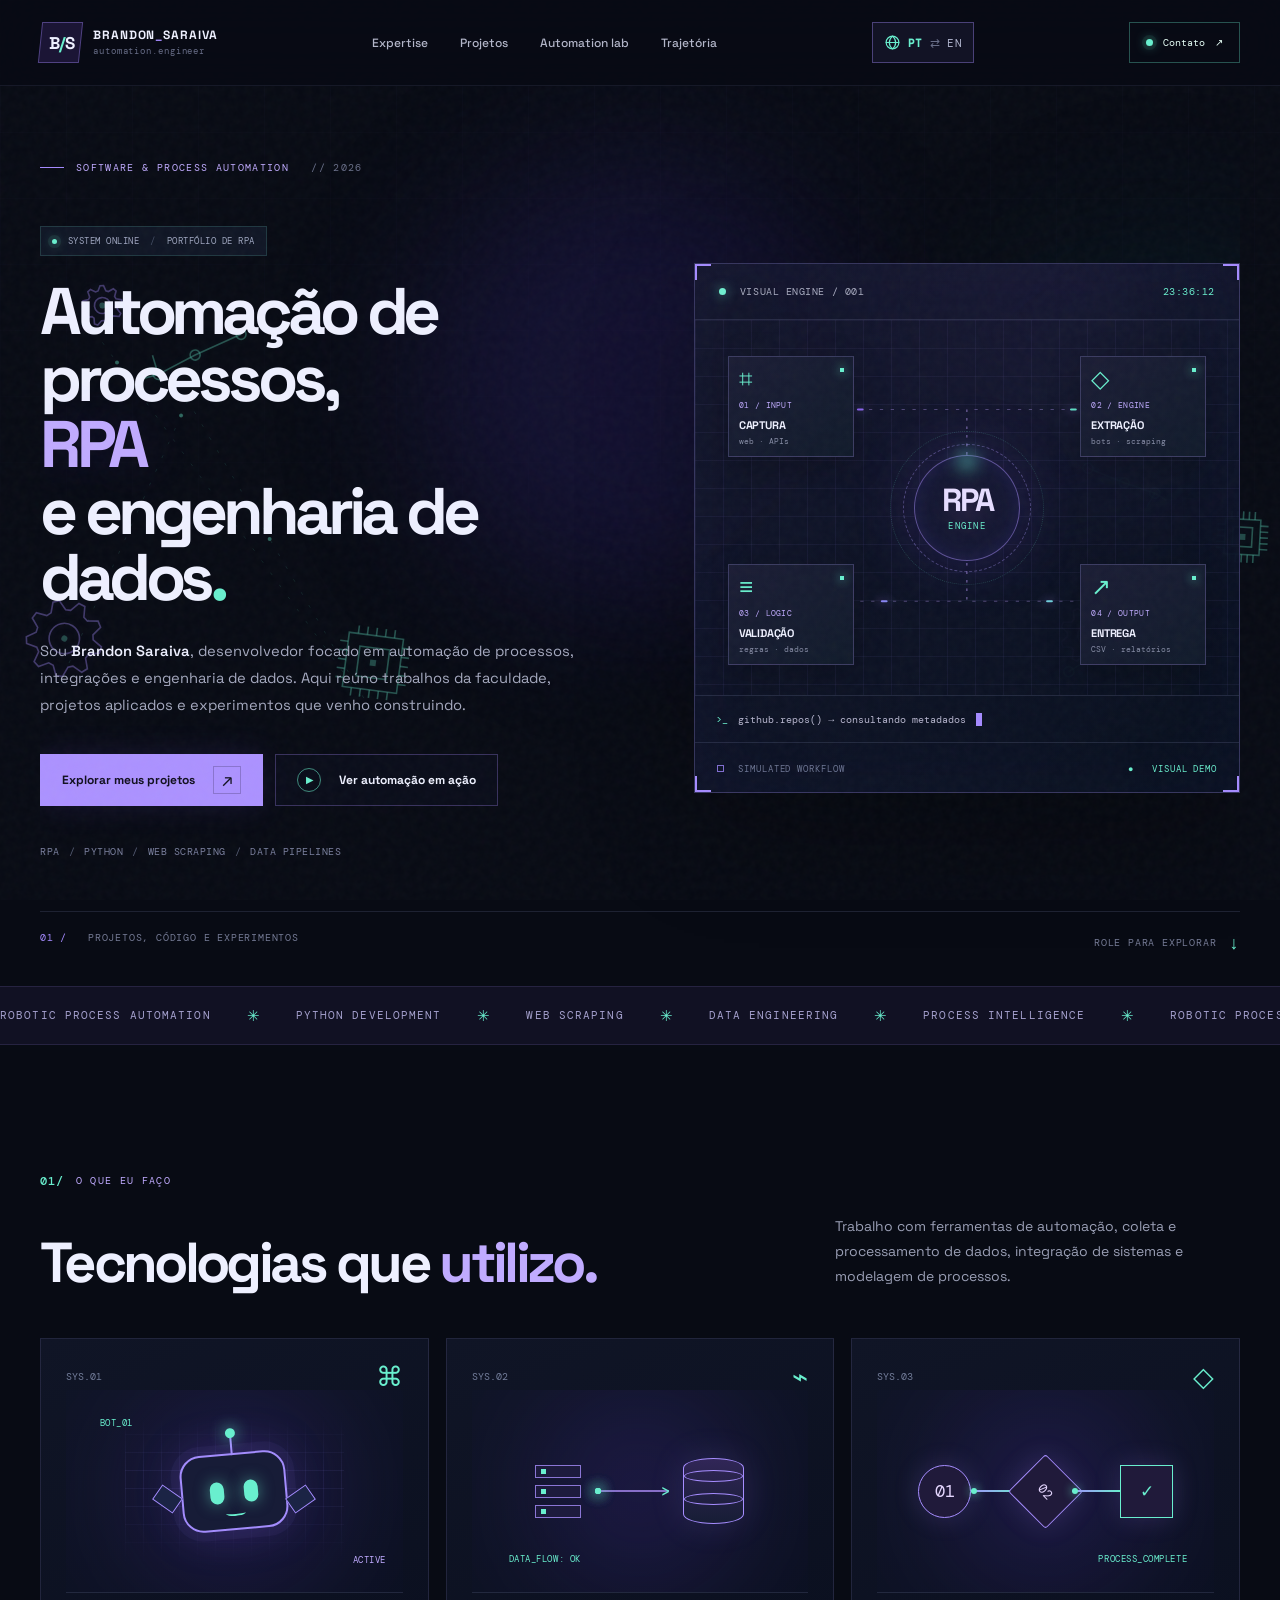
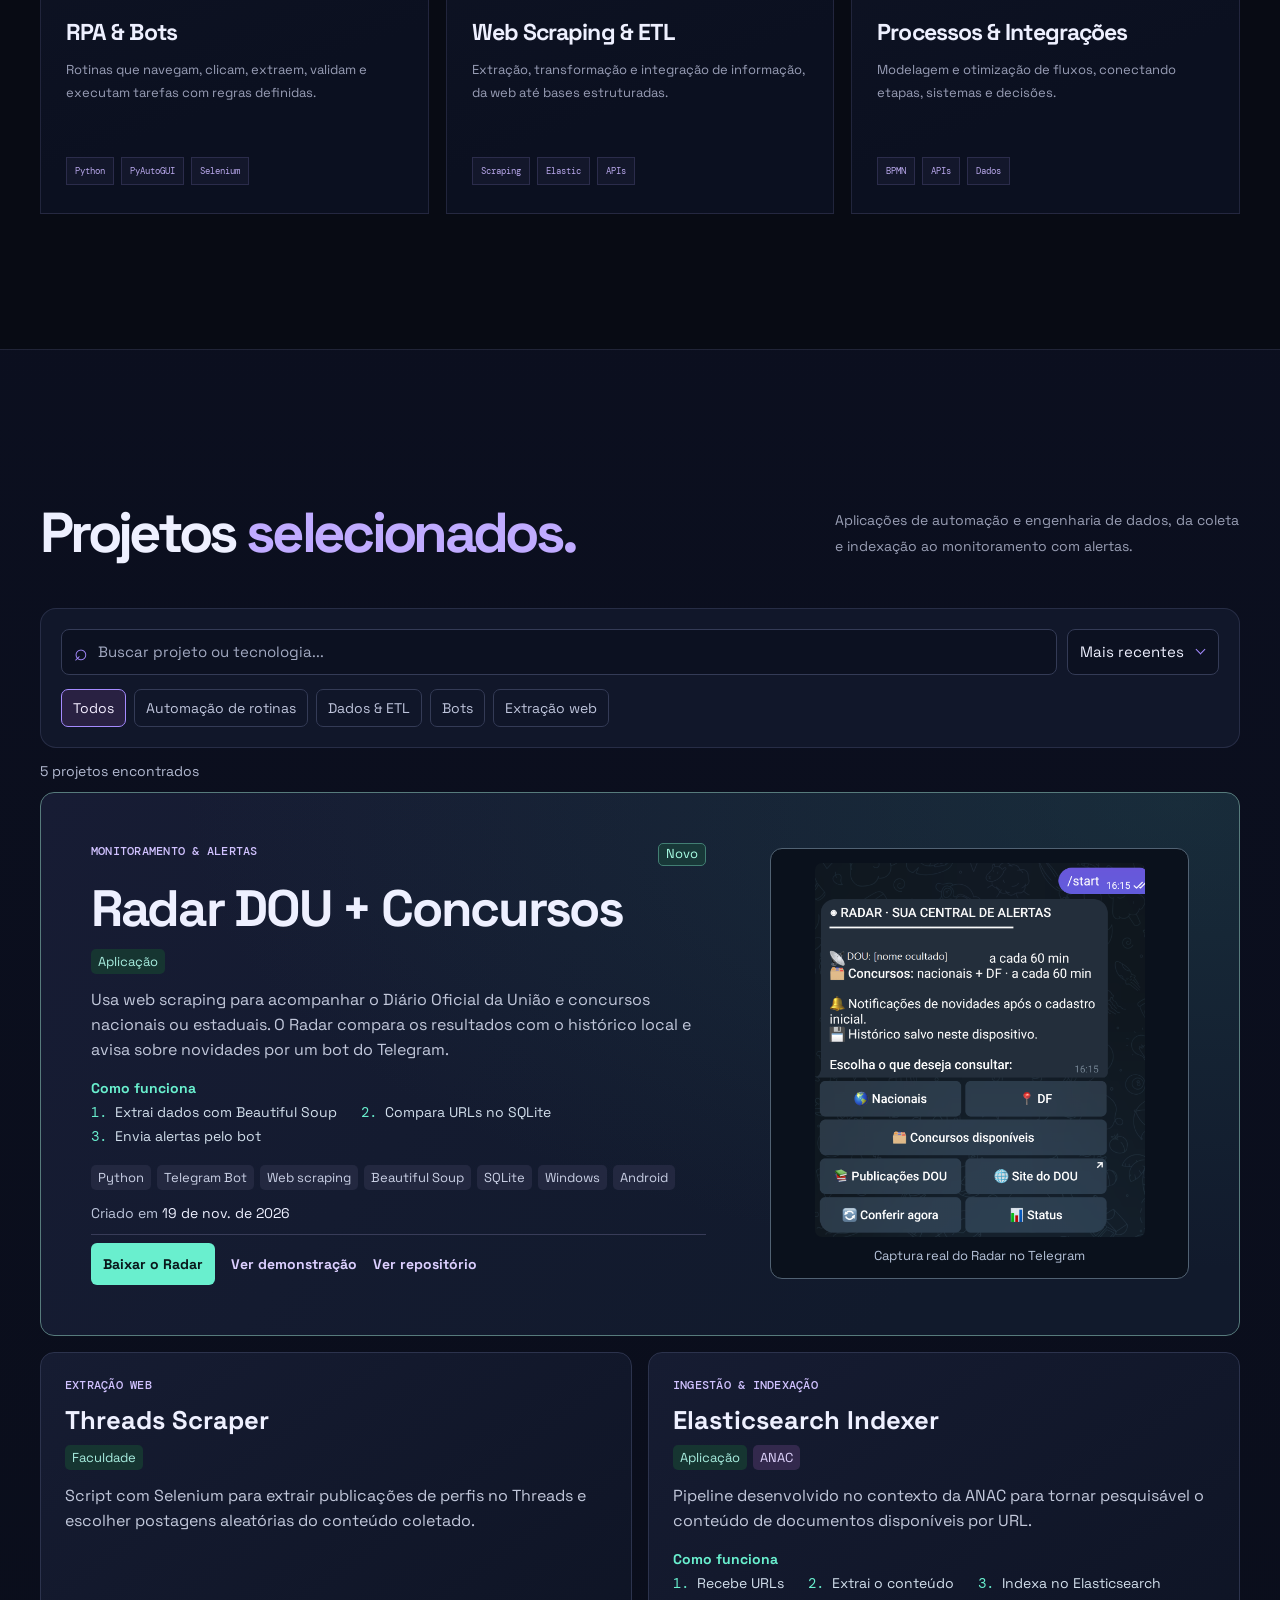
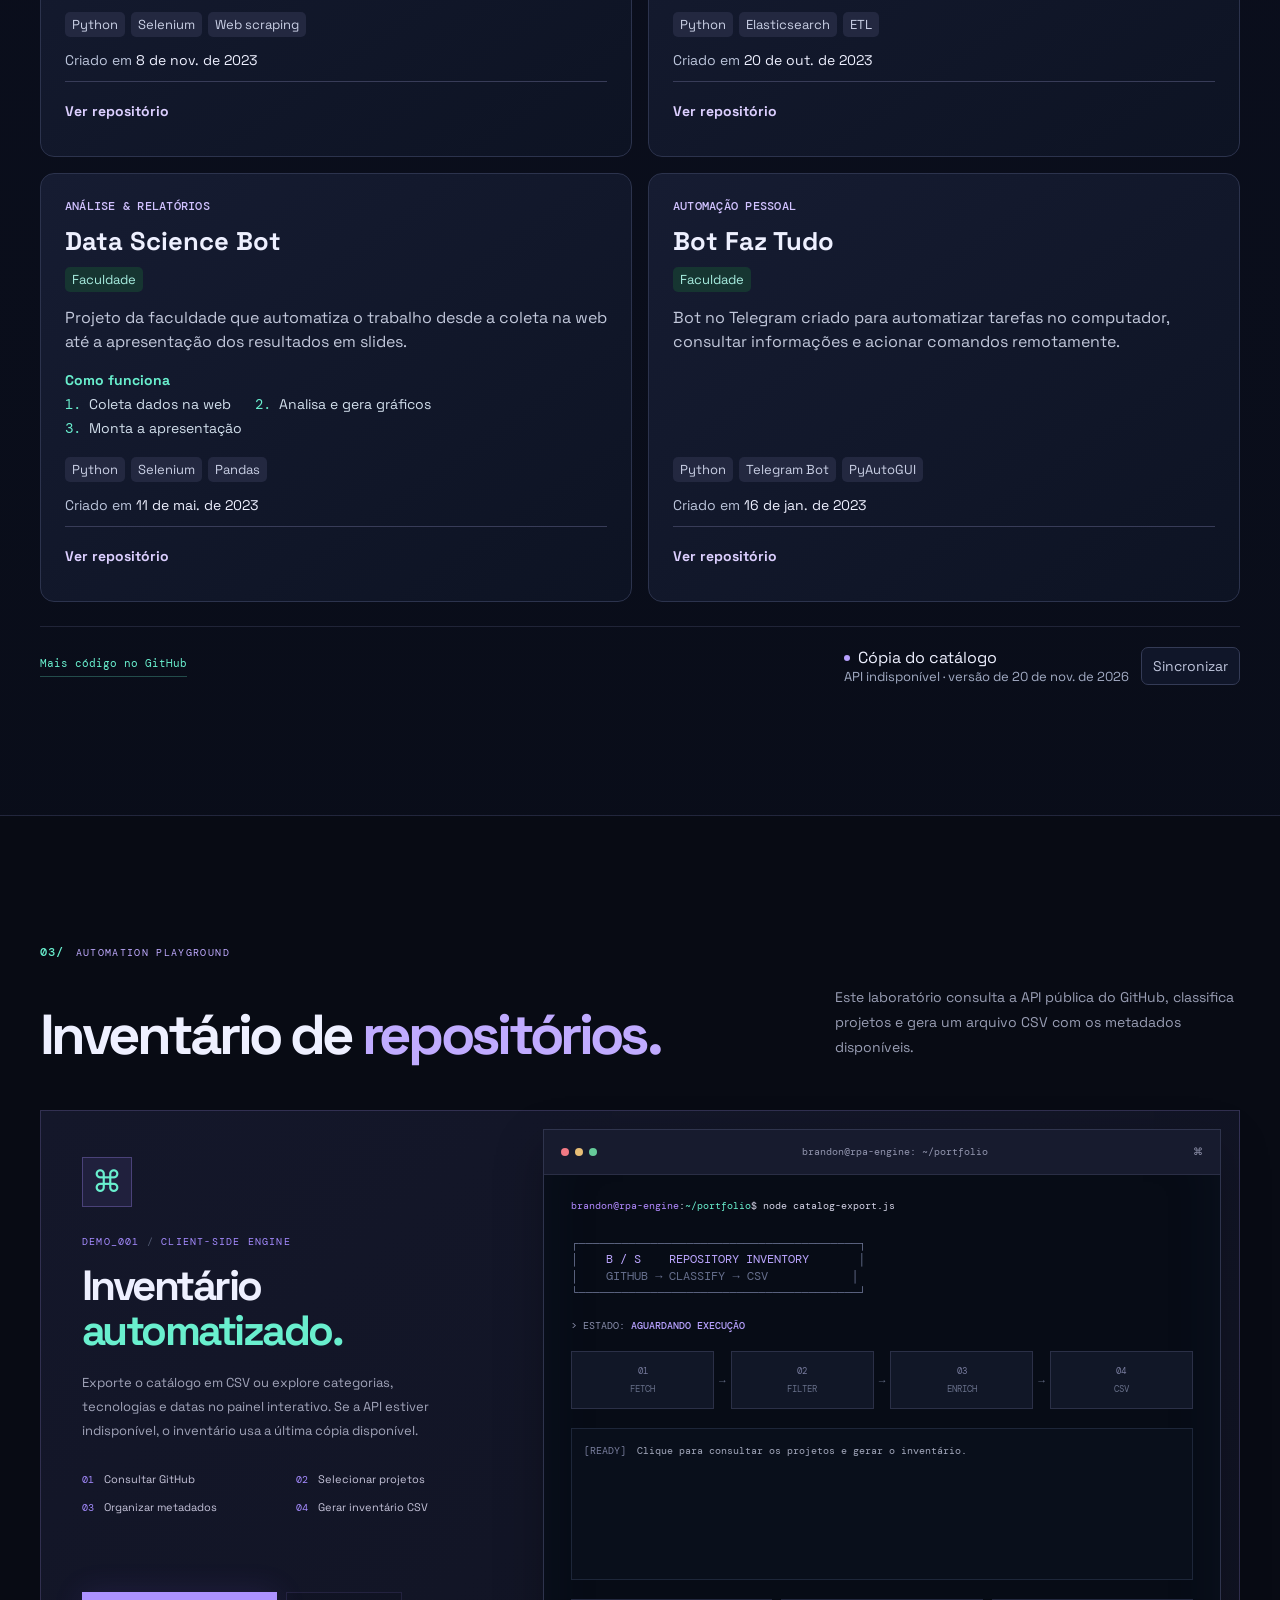
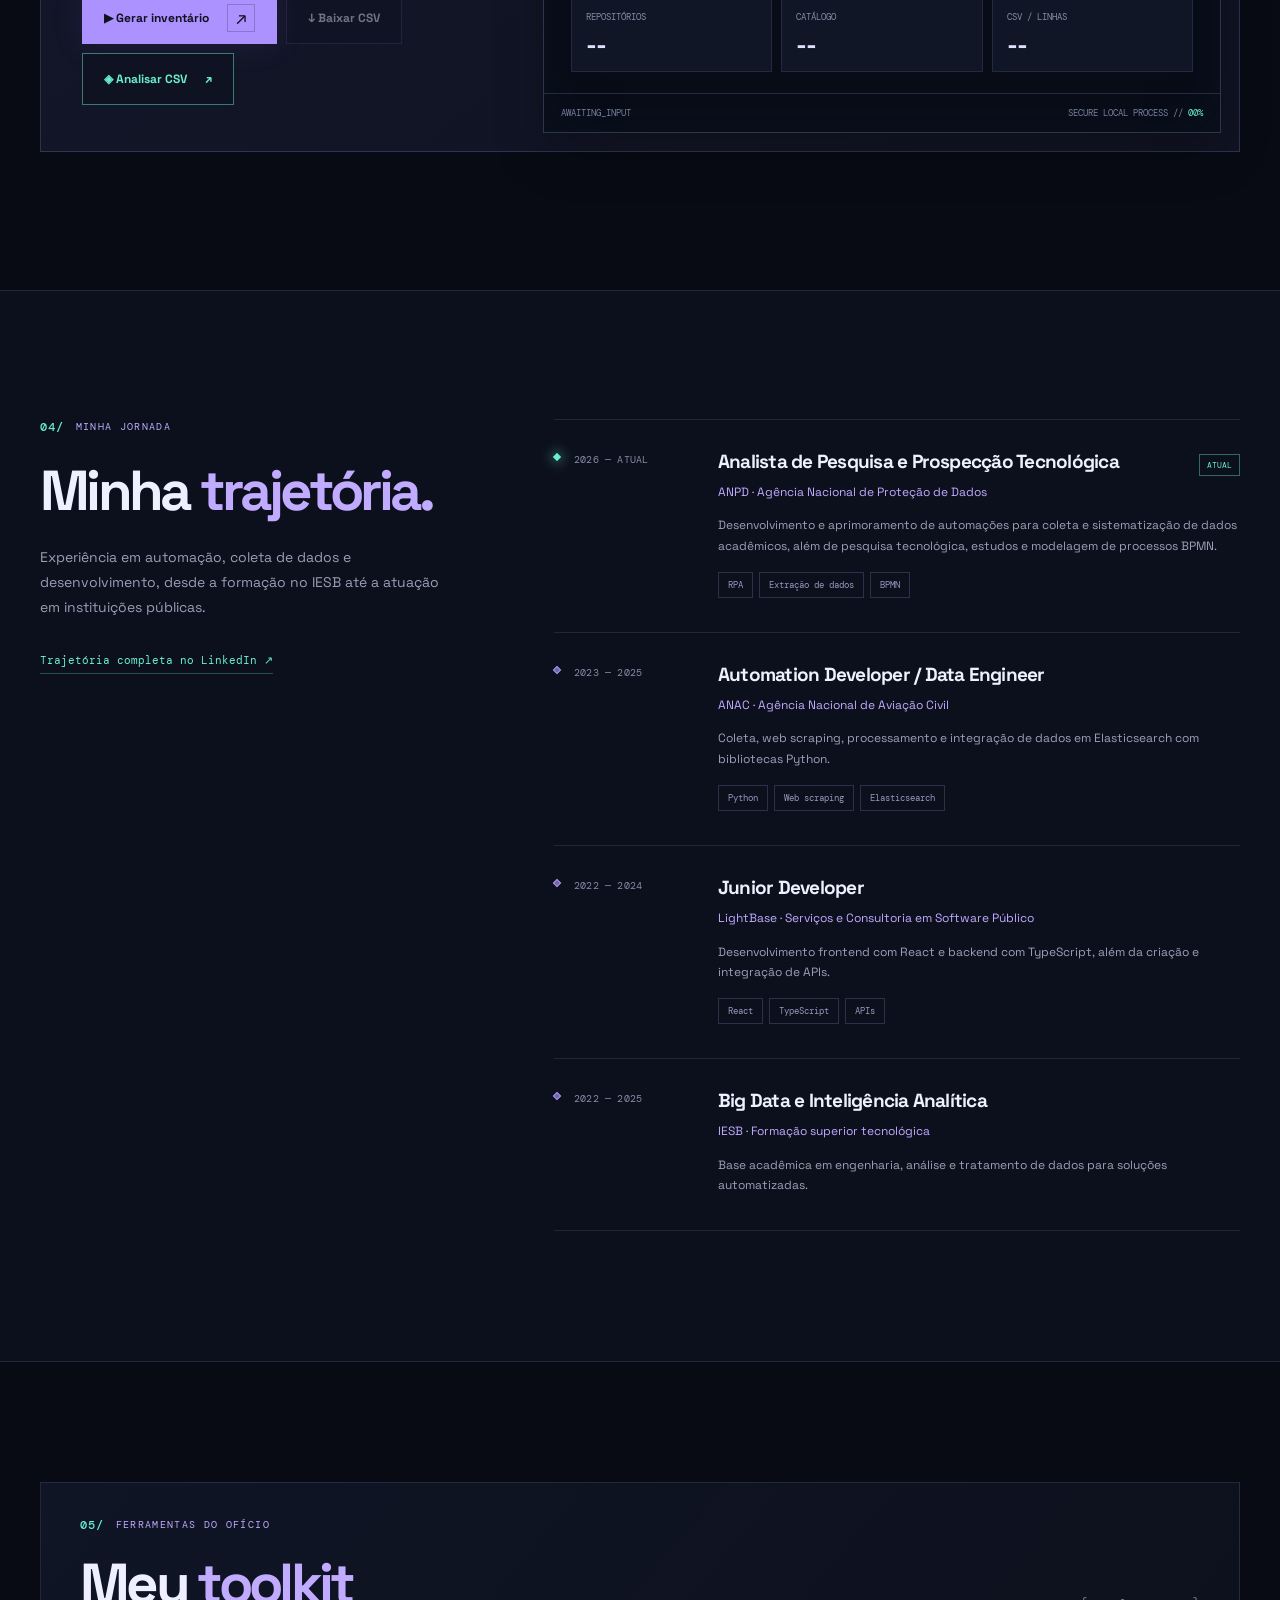
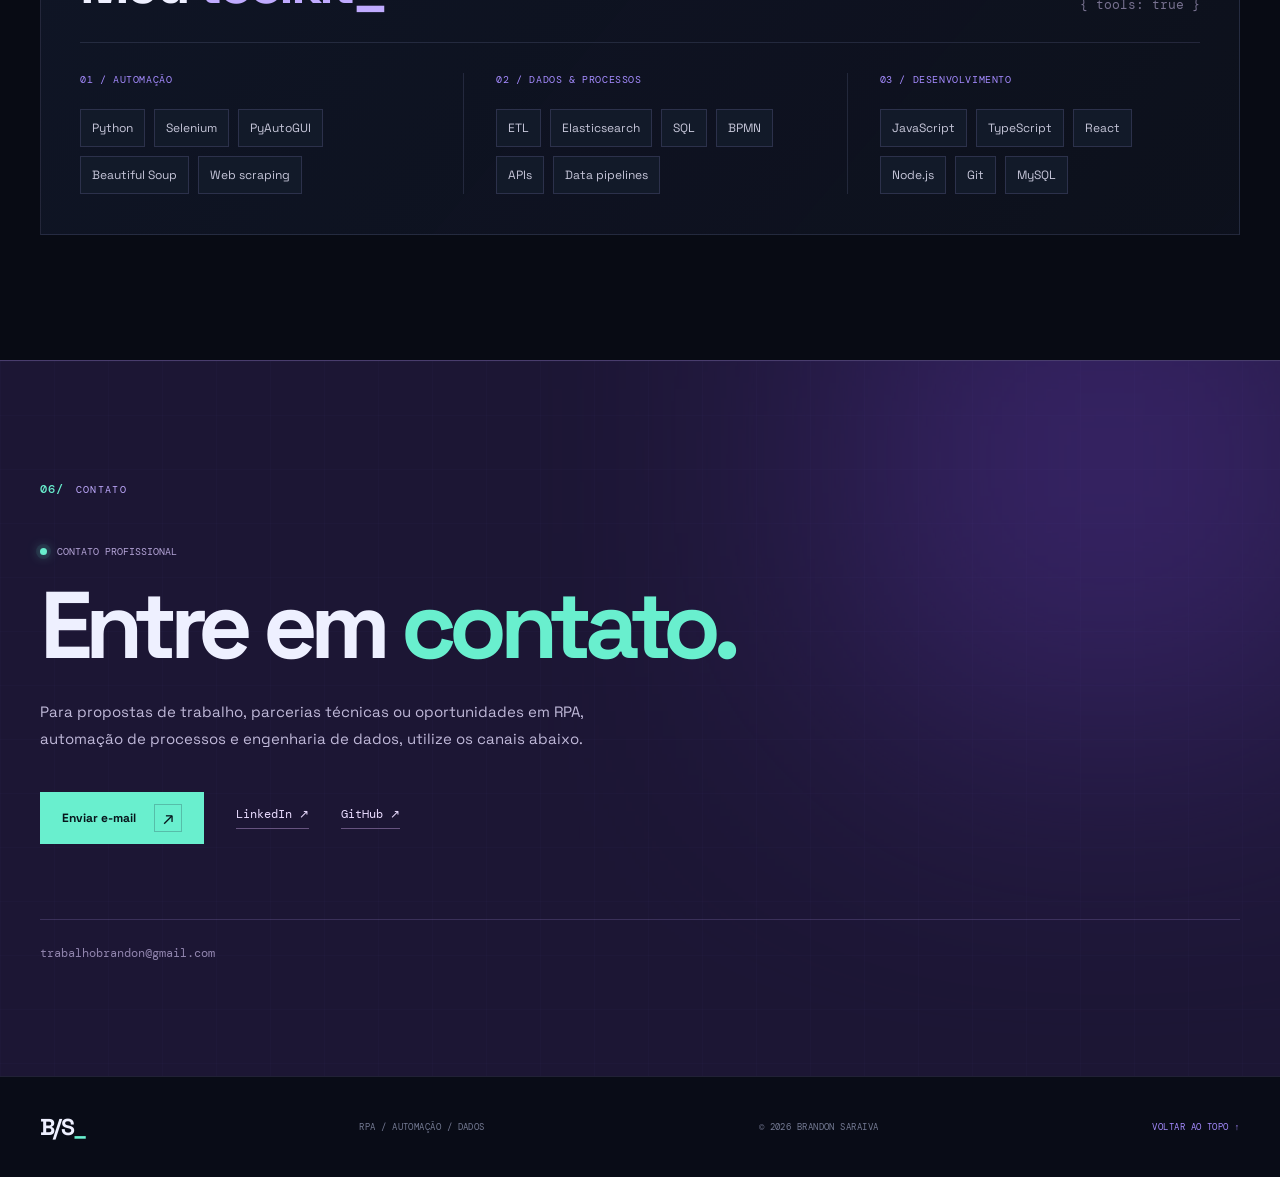
<file: index.html>
<!DOCTYPE html>

<html lang="pt-BR">
<head>
<meta charset="utf-8"/>
<meta content="width=device-width, initial-scale=1" name="viewport"/>
<meta content="#080b14" name="theme-color"/>
<meta content="Portfólio de Brandon Saraiva: RPA, automação de processos, web scraping, bots e engenharia de dados. Projetos acadêmicos e aplicações." name="description"/>
<meta content="website" property="og:type"/>
<meta content="Brandon Saraiva | RPA &amp; Automation Engineer" property="og:title"/>
<meta content="Projetos acadêmicos e aplicações em automação de processos, RPA e engenharia de dados." property="og:description"/>
<meta content="dark" name="color-scheme"/>
<title>Brandon Saraiva | RPA &amp; Automation Engineer</title>
<link href="./assets/favicon.svg" rel="icon" type="image/svg+xml"/>
<link href="./site.webmanifest" rel="manifest"/>
<link href="https://fonts.googleapis.com" rel="preconnect"/>
<link crossorigin="" href="https://fonts.gstatic.com" rel="preconnect"/>
<link href="https://fonts.googleapis.com/css2?family=DM+Mono:wght@400;500&amp;family=Space+Grotesk:wght@400;500;600;700&amp;display=swap" rel="stylesheet"/>
<link href="./css/styles.css?v=3" rel="stylesheet"/>
<link href="./css/csv-insights.css?v=5" rel="stylesheet"/>
<script defer="" src="./js/projects.js?v=4"></script>
<script defer="" src="./js/catalog.js?v=3"></script>
<script defer="" src="./js/i18n.js?v=3"></script>
<script defer="" src="./js/app.js?v=4"></script>
<script defer="" src="./js/csv-insights.js?v=5"></script>
</head>
<body>
<a class="skip-link" href="#conteudo">Ir para conteúdo</a>
<div aria-hidden="true" class="ambient-grid"></div><canvas aria-hidden="true" class="gravity-canvas" id="gravityCanvas"></canvas>
<div aria-hidden="true" class="grain"></div>
<div aria-hidden="true" class="scroll-progress" id="scrollProgress"></div>
<header class="site-header" id="siteHeader">
<div class="nav-inner container">
<a aria-label="Brandon Saraiva, voltar ao início" class="brand" href="#inicio">
<span aria-hidden="true" class="brand-icon"><span>B</span><span class="brand-slash">/</span><span>S</span></span>
<span class="brand-type">BRANDON<span class="brand-line">_</span>SARAIVA <small>automation.engineer</small></span>
</a>
<nav aria-label="Navegação principal" class="desktop-nav">
<a href="#especialidades">Expertise</a>
<a href="#projetos">Projetos</a>
<a href="#laboratorio">Automation lab</a>
<a href="#trajetoria">Trajetória</a>
</nav>
<button aria-label="Switch to English" class="language-switch" id="languageSwitch" title="Switch to English" type="button">
<svg aria-hidden="true" class="globe-icon" fill="none" stroke="currentColor" stroke-linecap="round" stroke-linejoin="round" stroke-width="1.65" viewbox="0 0 24 24"><circle cx="12" cy="12" r="9"></circle><path d="M3 12h18M12 3c3 2.6 4.5 5.7 4.5 9s-1.5 6.4-4.5 9C9 18.4 7.5 15.3 7.5 12S9 5.6 12 3Z"></path></svg>
<span class="language-current" id="languageCurrent">PT</span><span class="language-arrow">⇄</span><span class="language-next" id="languageNext">EN</span>
</button><a class="header-contact" href="#contato"><span class="live-dot"></span> Contato <span aria-hidden="true">↗</span></a>
<button aria-controls="mobileNav" aria-expanded="false" aria-label="Abrir menu" class="mobile-toggle" id="mobileToggle" type="button"><span></span><span></span><span></span></button>
</div>
<nav aria-label="Navegação mobile" class="mobile-nav" hidden="" id="mobileNav">
<a href="#especialidades">Expertise</a>
<a href="#projetos">Projetos</a>
<a href="#laboratorio">Automation lab</a>
<a href="#trajetoria">Trajetória</a>
<a href="#contato">Contato</a>
</nav>
</header>
<main id="conteudo">
<section aria-labelledby="heroTitle" class="hero container" id="inicio">
<div aria-hidden="true" class="hero-glow hero-glow-a"></div>
<div aria-hidden="true" class="hero-glow hero-glow-b"></div>
<div class="hero-copy">
<div class="eyebrow"><span class="eyebrow-line"></span> SOFTWARE &amp; PROCESS AUTOMATION <span class="eyebrow-num">// 2026</span></div>
<div class="hero-flag"><span class="live-dot"></span> SYSTEM ONLINE <span class="hero-flag-separator">/</span> PORTFÓLIO DE RPA</div>
<h1 id="heroTitle">Automação de processos, <span class="display-outline">RPA</span> e engenharia de dados<span class="period">.</span></h1>
<p class="hero-description">Sou <strong>Brandon Saraiva</strong>, desenvolvedor focado em automação de processos, integrações e engenharia de dados. Aqui reúno trabalhos da faculdade, projetos aplicados e experimentos que venho construindo.</p>
<div class="hero-actions">
<a class="button button-primary" href="#projetos"><span>Explorar meus projetos</span><span aria-hidden="true" class="button-icon">↗</span></a>
<a class="button button-ghost" href="#laboratorio"><span aria-hidden="true" class="play-mini">▶</span> Ver automação em ação</a>
</div>
<div aria-label="Áreas de atuação" class="hero-chips"><span>RPA</span><span>PYTHON</span><span>WEB SCRAPING</span><span>DATA PIPELINES</span></div>
</div>
<div aria-label="Representação animada de um fluxo automatizado com etapas de entrada, processamento e entrega" class="hero-visual">
<div class="visual-topline"><span><span class="visual-eye"></span> VISUAL ENGINE / 001</span><span class="visual-clock" id="liveClock">00:00:00</span></div>
<div class="visual-surface">
<canvas aria-hidden="true" class="network-canvas" id="networkCanvas"></canvas>
<div class="flow-diagram">
<svg aria-hidden="true" class="circuit-paths" preserveaspectratio="none" viewbox="0 0 500 440">
<defs><lineargradient id="flowGradient" x1="0" x2="1"><stop offset="0" stop-color="#9567ff"></stop><stop offset="1" stop-color="#65f0d2"></stop></lineargradient></defs>
<path class="wire wire-a" d="M150 105 H250 V205"></path>
<path class="wire wire-b" d="M350 105 H250 V205"></path>
<path class="wire wire-c" d="M250 235 V330 H150"></path>
<path class="wire wire-d" d="M250 235 V330 H350"></path>
<path class="wire-moving wire-a" d="M150 105 H250 V205"></path>
<path class="wire-moving wire-b" d="M350 105 H250 V205"></path>
<path class="wire-moving wire-c" d="M250 235 V330 H150"></path>
<path class="wire-moving wire-d" d="M250 235 V330 H350"></path>
</svg>
<div class="flow-node node-top-left"><span class="node-symbol">⌗</span><span>01 / INPUT</span><strong>CAPTURA</strong><small>web · APIs</small></div>
<div class="flow-node node-top-right"><span class="node-symbol">◇</span><span>02 / ENGINE</span><strong>EXTRAÇÃO</strong><small>bots · scraping</small></div>
<div class="flow-core"><span class="flow-orbit orbit-one"></span><span class="flow-orbit orbit-two"></span><span class="core-text"><strong>RPA</strong><small>ENGINE</small></span></div>
<div class="flow-node node-bottom-left"><span class="node-symbol">≡</span><span>03 / LOGIC</span><strong>VALIDAÇÃO</strong><small>regras · dados</small></div>
<div class="flow-node node-bottom-right"><span class="node-symbol">↗</span><span>04 / OUTPUT</span><strong>ENTREGA</strong><small>CSV · relatórios</small></div>
</div>
</div>
<div class="visual-console"><span class="console-prompt">&gt;_</span><span aria-live="off" class="console-output" id="heroConsole">workflow.execute() → aguardando eventos</span><span class="console-cursor"></span></div>
<div class="visual-bottom"><span><span class="tiny-square"></span> SIMULATED WORKFLOW</span><span class="visual-signal">●   VISUAL DEMO</span></div>
<span aria-hidden="true" class="visual-corner corner-tl"></span><span aria-hidden="true" class="visual-corner corner-tr"></span><span aria-hidden="true" class="visual-corner corner-bl"></span><span aria-hidden="true" class="visual-corner corner-br"></span>
</div>
<div class="hero-bottom"><div><span class="hero-bottom-index">01 /</span> PROJETOS, CÓDIGO E EXPERIMENTOS</div><div class="hero-scroll">ROLE PARA EXPLORAR <span class="scroll-icon">↓</span></div></div>
</section>
<div aria-label="Tecnologias e especialidades" class="ticker"><div aria-hidden="true" class="ticker-track"><span>ROBOTIC PROCESS AUTOMATION</span><b>✳</b><span>PYTHON DEVELOPMENT</span><b>✳</b><span>WEB SCRAPING</span><b>✳</b><span>DATA ENGINEERING</span><b>✳</b><span>PROCESS INTELLIGENCE</span><b>✳</b><span>ROBOTIC PROCESS AUTOMATION</span><b>✳</b><span>PYTHON DEVELOPMENT</span><b>✳</b><span>WEB SCRAPING</span><b>✳</b><span>DATA ENGINEERING</span><b>✳</b><span>PROCESS INTELLIGENCE</span><b>✳</b></div></div>
<section aria-labelledby="expertiseTitle" class="section section-expertise container" id="especialidades">
<div class="section-heading" data-reveal=""><div class="section-kicker"><span class="section-number">01/</span> O QUE EU FAÇO</div><div class="heading-split"><h2 id="expertiseTitle">Tecnologias que <span>utilizo.</span></h2><p>Trabalho com ferramentas de automação, coleta e processamento de dados, integração de sistemas e modelagem de processos.</p></div></div>
<div class="expertise-grid">
<article class="expertise-card" data-reveal=""><div class="expertise-card-head"><span class="card-index">SYS.01</span><span class="expertise-icon">⌘</span></div><div aria-hidden="true" class="expertise-illustration robot-illustration"><span class="illustration-grid"></span><span class="robot-body"><span class="robot-eye"></span><span class="robot-eye"></span><span class="robot-mouth"></span></span><span class="robot-arm robot-arm-left"></span><span class="robot-arm robot-arm-right"></span><span class="orbit-label orbit-a">BOT_01</span><span class="orbit-label orbit-b">ACTIVE</span></div><h3>RPA &amp; Bots</h3><p>Rotinas que navegam, clicam, extraem, validam e executam tarefas com regras definidas.</p><div class="expertise-tags"><span>Python</span><span>PyAutoGUI</span><span>Selenium</span></div></article>
<article class="expertise-card" data-reveal=""><div class="expertise-card-head"><span class="card-index">SYS.02</span><span class="expertise-icon">⌁</span></div><div aria-hidden="true" class="expertise-illustration pipeline-illustration"><div class="pipe-column"><span></span><span></span><span></span></div><div class="pipe-line"><i></i><i></i><i></i></div><div class="pipe-database"><span></span><span></span></div><span class="orbit-label pipe-label">DATA_FLOW: OK</span></div><h3>Web Scraping &amp; ETL</h3><p>Extração, transformação e integração de informação, da web até bases estruturadas.</p><div class="expertise-tags"><span>Scraping</span><span>Elastic</span><span>APIs</span></div></article>
<article class="expertise-card" data-reveal=""><div class="expertise-card-head"><span class="card-index">SYS.03</span><span class="expertise-icon">◇</span></div><div aria-hidden="true" class="expertise-illustration workflow-illustration"><span class="wf-node wf-one">01</span><span class="wf-route wf-route-one"></span><span class="wf-node wf-two">02</span><span class="wf-route wf-route-two"></span><span class="wf-node wf-three">✓</span><span class="orbit-label wf-label">PROCESS_COMPLETE</span></div><h3>Processos &amp; Integrações</h3><p>Modelagem e otimização de fluxos, conectando etapas, sistemas e decisões.</p><div class="expertise-tags"><span>BPMN</span><span>APIs</span><span>Dados</span></div></article>
</div>
</section>
<section aria-labelledby="projectsTitle" class="section section-projects" id="projetos">
<div class="container">
<div class="section-heading" data-reveal="">
  <div class="heading-split">
    <h2 id="projectsTitle">Projetos <span>selecionados.</span></h2>
    <p>Aplicações de automação e engenharia de dados, da coleta e indexação ao monitoramento com alertas.</p>
  </div>
</div>
<div class="project-controls">
  <div class="project-tools">
    <label class="project-search">
      <span aria-hidden="true">⌕</span><span class="sr-only">Buscar projetos</span>
      <input autocomplete="off" id="projectSearch" placeholder="Buscar projeto ou tecnologia..." type="search"/>
    </label>
    <label class="project-sort">
      <span class="sr-only">Ordenar projetos</span>
      <select id="projectSort">
        <option value="recent">Mais recentes</option>
        <option value="old">Mais antigos</option>
        <option value="name">Nome (A–Z)</option>
      </select>
    </label>
  </div>
  <div aria-label="Filtrar projetos por especialidade" class="filter-list" role="group">
    <button aria-pressed="true" class="filter active" data-filter="todos" type="button">Todos</button>
    <button aria-pressed="false" class="filter" data-filter="fluxos" type="button">Automação de rotinas</button>
    <button aria-pressed="false" class="filter" data-filter="dados" type="button">Dados &amp; ETL</button>
    <button aria-pressed="false" class="filter" data-filter="bots" type="button">Bots</button>
    <button aria-pressed="false" class="filter" data-filter="web" type="button">Extração web</button>
  </div>
</div>
<p class="project-meta" id="projectResult" role="status"></p>
<div class="project-grid" id="projectGrid"></div>
<div class="empty-state" hidden="" id="projectEmpty">
  <h3>Nenhum projeto encontrado</h3><p>Tente outra busca ou limpe os filtros.</p>
  <button class="button button-ghost" id="resetFilters" type="button">Limpar filtros</button>
</div>
<div class="projects-footer">
  <a class="text-link" href="https://github.com/BrandonSaraiva?tab=repositories" rel="noopener noreferrer" target="_blank">Mais código no GitHub</a>
  <div class="project-sync">
    <div role="status">
      <span id="projectSource"><span class="meta-dot" aria-hidden="true"></span><span id="projectSourceText">Curadoria local</span></span>
      <small id="projectSyncText"></small>
    </div>
    <button class="project-refresh" id="refreshProjects" type="button">Sincronizar</button>
  </div>
</div>
</div>
</section>
<section aria-labelledby="labTitle" class="section section-lab container" id="laboratorio">
<div class="section-heading" data-reveal=""><div class="section-kicker"><span class="section-number">03/</span> AUTOMATION PLAYGROUND</div><div class="heading-split"><h2 id="labTitle">Inventário de <span>repositórios.</span></h2><p>Este laboratório consulta a API pública do GitHub, classifica projetos e gera um arquivo CSV com os metadados disponíveis.</p></div></div>
<div class="lab-layout" data-reveal="">
<div class="lab-intro"><div aria-hidden="true" class="lab-icon">⌘</div><div class="lab-serial">DEMO_001 <span>/</span> CLIENT-SIDE ENGINE</div><h3>Inventário<br/><em>automatizado.</em></h3><p>Exporte o catálogo em CSV ou explore categorias, tecnologias e datas no painel interativo. Se a API estiver indisponível, o inventário usa a última cópia disponível.</p><div class="lab-commands"><span><b>01</b> Consultar GitHub</span><span><b>02</b> Selecionar projetos</span><span><b>03</b> Organizar metadados</span><span><b>04</b> Gerar inventário CSV</span></div><div class="lab-actions"><button class="button button-primary" id="runDemo" type="button"><span id="runDemoLabel">▶   Executar fluxo</span><span aria-hidden="true" class="button-icon">↗</span></button><button class="button button-ghost" disabled="" id="downloadCsv" type="button">↓ Baixar CSV</button><button class="button button-ghost insight-trigger" id="openCsvExplorer" type="button"><span data-insight-text="open">◈ Analisar CSV</span> <span aria-hidden="true">↗</span></button></div></div>
<div aria-label="Terminal de demonstração de automação" class="terminal" role="region"><div class="terminal-titlebar"><span class="terminal-dots"><i></i><i></i><i></i></span><span>brandon@rpa-engine: ~/portfolio</span><span>⌘</span></div><div class="terminal-body"><div class="terminal-path"><span class="terminal-purple">brandon@rpa-engine</span>:<span class="terminal-cyan">~/portfolio</span>$ node catalog-export.js</div><div aria-hidden="true" class="terminal-ascii">┌───────────────────────────────────────┐
│    <span>B / S    REPOSITORY INVENTORY</span>       │
│    GITHUB → CLASSIFY → CSV            │
└───────────────────────────────────────┘</div><div class="terminal-status">&gt; ESTADO: <strong id="demoState">AGUARDANDO EXECUÇÃO</strong></div><div aria-label="Etapas do processamento" class="terminal-stages" id="demoStages"><div class="terminal-stage" data-stage="0"><span>01</span> FETCH</div><span class="stage-arrow">→</span><div class="terminal-stage" data-stage="1"><span>02</span> FILTER</div><span class="stage-arrow">→</span><div class="terminal-stage" data-stage="2"><span>03</span> ENRICH</div><span class="stage-arrow">→</span><div class="terminal-stage" data-stage="3"><span>04</span> CSV</div></div><div aria-live="polite" aria-relevant="additions" class="terminal-log" id="demoLog" role="log"><div class="log-entry"><span class="log-time">[READY]</span> Clique para consultar os projetos e gerar o inventário.</div></div><div class="terminal-metrics"><div><span>REPOSITÓRIOS</span><strong id="metricInput">--</strong></div><div><span>CATÁLOGO</span><strong id="metricValid">--</strong></div><div><span>CSV / LINHAS</span><strong id="metricOutput">--</strong></div></div></div><div class="terminal-footer"><span id="demoProgressLabel">AWAITING_INPUT</span><span>SECURE LOCAL PROCESS // <span id="demoProgress">00%</span></span></div></div>
</div>
</section>
<section aria-labelledby="timelineTitle" class="section section-timeline" id="trajetoria"><div class="container timeline-layout"><div class="timeline-intro" data-reveal=""><div class="section-kicker"><span class="section-number">04/</span> MINHA JORNADA</div><h2 id="timelineTitle">Minha <span>trajetória.</span></h2><p>Experiência em automação, coleta de dados e desenvolvimento, desde a formação no IESB até a atuação em instituições públicas.</p><a class="text-link" href="https://www.linkedin.com/in/brandon-saraiva-006a4823b/" rel="noopener noreferrer" target="_blank">Trajetória completa no LinkedIn ↗</a></div><div class="timeline-list" data-reveal="">
<article class="timeline-item current"><div class="timeline-year">2026 — ATUAL</div><div><div class="timeline-job-head"><h3>Analista de Pesquisa e Prospecção Tecnológica</h3><span class="timeline-current">ATUAL</span></div><p class="timeline-company">ANPD · Agência Nacional de Proteção de Dados</p><p>Desenvolvimento e aprimoramento de automações para coleta e sistematização de dados acadêmicos, além de pesquisa tecnológica, estudos e modelagem de processos BPMN.</p><div class="timeline-skills"><span>RPA</span><span>Extração de dados</span><span>BPMN</span></div></div></article>
<article class="timeline-item"><div class="timeline-year">2023 — 2025</div><div><h3>Automation Developer / Data Engineer</h3><p class="timeline-company">ANAC · Agência Nacional de Aviação Civil</p><p>Coleta, web scraping, processamento e integração de dados em Elasticsearch com bibliotecas Python.</p><div class="timeline-skills"><span>Python</span><span>Web scraping</span><span>Elasticsearch</span></div></div></article>
<article class="timeline-item"><div class="timeline-year">2022 — 2024</div><div><h3>Junior Developer</h3><p class="timeline-company">LightBase · Serviços e Consultoria em Software Público</p><p>Desenvolvimento frontend com React e backend com TypeScript, além da criação e integração de APIs.</p><div class="timeline-skills"><span>React</span><span>TypeScript</span><span>APIs</span></div></div></article>
<article class="timeline-item timeline-education"><div class="timeline-year">2022 — 2025</div><div><h3>Big Data e Inteligência Analítica</h3><p class="timeline-company">IESB · Formação superior tecnológica</p><p>Base acadêmica em engenharia, análise e tratamento de dados para soluções automatizadas.</p></div></article>
</div></div></section>
<section aria-labelledby="stackTitle" class="section section-stack container" id="stack"><div class="stack-panel" data-reveal=""><div class="stack-head"><div><div class="section-kicker"><span class="section-number">05/</span> FERRAMENTAS DO OFÍCIO</div><h2 id="stackTitle">Meu <span>toolkit_</span></h2></div><span aria-hidden="true" class="stack-decoration">{ tools: true }</span></div><div class="stack-grid"><div class="stack-group"><h3>01 / AUTOMAÇÃO</h3><div class="skill-cloud"><span>Python</span><span>Selenium</span><span>PyAutoGUI</span><span>Beautiful Soup</span><span>Web scraping</span></div></div><div class="stack-group"><h3>02 / DADOS &amp; PROCESSOS</h3><div class="skill-cloud"><span>ETL</span><span>Elasticsearch</span><span>SQL</span><span>BPMN</span><span>APIs</span><span>Data pipelines</span></div></div><div class="stack-group"><h3>03 / DESENVOLVIMENTO</h3><div class="skill-cloud"><span>JavaScript</span><span>TypeScript</span><span>React</span><span>Node.js</span><span>Git</span><span>MySQL</span></div></div></div></div></section>
<section aria-labelledby="contactTitle" class="section section-contact" id="contato"><div aria-hidden="true" class="contact-neon"></div><div class="container contact-content" data-reveal=""><div class="section-kicker"><span class="section-number">06/</span> CONTATO</div><div class="contact-overline"><span class="live-dot"></span> CONTATO PROFISSIONAL</div><h2 id="contactTitle">Entre em <span>contato.</span></h2><p>Para propostas de trabalho, parcerias técnicas ou oportunidades em RPA, automação de processos e engenharia de dados, utilize os canais abaixo.</p><div class="contact-actions"><a class="button button-contact" href="mailto:trabalhobrandon@gmail.com?subject=Contato%20profissional%20%7C%20Portf%C3%B3lio%20Brandon%20Saraiva"><span>Enviar e-mail</span><span aria-hidden="true" class="button-icon">↗</span></a><a class="contact-link" href="https://www.linkedin.com/in/brandon-saraiva-006a4823b/" rel="noopener noreferrer" target="_blank">LinkedIn ↗</a><a class="contact-link" href="https://github.com/BrandonSaraiva" rel="noopener noreferrer" target="_blank">GitHub ↗</a></div><div class="contact-email">trabalhobrandon@gmail.com</div></div></section>
</main>
<footer class="site-footer"><div class="container footer-inner"><a class="footer-brand" href="#inicio">B/S<span>_</span></a><span>RPA / AUTOMAÇÃO / DADOS</span><span>© <span id="copyrightYear">2026</span> BRANDON SARAIVA</span><a class="footer-top" href="#inicio">VOLTAR AO TOPO ↑</a></div></footer>

<!-- The CSV analysis works fully offline: the selected file never leaves the browser. -->
<dialog class="insights-modal" id="csvInsightDialog" aria-labelledby="insightTitle" aria-describedby="insightSubtitle">
  <div class="insight-shell">
    <div class="insight-head">
      <div>
        <div class="insight-kicker" data-insight-text="eyebrow">DEMO_002 / DATA EXPLORER</div>
        <h2 id="insightTitle" data-insight-text="title">Análise do inventário.</h2>
        <p id="insightSubtitle" data-insight-text="subtitle">Compare projetos, tecnologias e características dos repositórios com filtros interativos.</p>
      </div>
      <button id="insightClose" type="button" class="insight-close" aria-label="Fechar">×</button>
    </div>
    <div class="insight-source-zone">
      <label class="insight-drop" id="insightDrop" for="insightUpload">
        <span class="insight-drop-icon" aria-hidden="true">⇧</span>
        <span><strong data-insight-text="upload">Selecionar arquivo CSV</strong><small data-insight-text="drop">Clique para escolher ou arraste um CSV exportado pela demonstração.</small></span>
        <input type="file" class="insight-file-input" id="insightUpload" accept=".csv,text/csv" aria-label="Escolher arquivo CSV"/>
      </label>
      <div class="insight-source-side">
        <button type="button" class="insight-use-current" id="insightUseGenerated" disabled data-insight-text="current">Usar CSV recém-gerado</button>
        <small data-insight-text="privacy">Leitura 100% local no navegador. Nenhum arquivo é enviado.</small>
      </div>
    </div>
    <p id="insightError" class="insight-error" role="alert" hidden></p>
    <div id="insightEmpty" class="insight-empty">
      <span class="insight-empty-glyph" aria-hidden="true">⌁⌁</span>
      <h3 data-insight-text="emptyTitle">Nenhum arquivo carregado.</h3>
      <p data-insight-text="emptyBody">O painel analisa o inventário CSV da demonstração. É possível selecionar um arquivo existente ou utilizar o inventário gerado nesta sessão.</p>
    </div>
    <div id="insightDashboard" class="insight-dashboard" hidden>
      <div id="insightFileLabel" class="insight-file-label" aria-live="polite"></div>
      <div class="insight-filters" role="group" aria-label="Filtros do inventário">
        <div class="insight-filter-field"><label for="insightCategory" data-insight-text="filterCat">Tipo de projeto</label><select id="insightCategory"></select></div>
        <div class="insight-filter-field"><label for="insightEra" data-insight-text="filterEra">Origem do projeto</label><select id="insightEra"></select></div>
        <div class="insight-filter-field"><label for="insightSource" data-insight-text="filterSource">Fonte dos metadados</label><select id="insightSource"></select></div>
        <div class="insight-filter-field"><label for="insightSearch" data-insight-text="filterSearch">Buscar tecnologia</label><input id="insightSearch" type="search" autocomplete="off" placeholder="Nome da tecnologia..." data-insight-placeholder="filterSearchPlaceholder"/></div>
      </div>
      <div class="insight-filters-footer">
        <button type="button" id="insightClearFilters" class="insight-clear" data-insight-text="clear">Limpar filtros</button>
        <span id="insightActiveFilter" class="insight-active-filter" aria-live="polite">Repositórios selecionados</span>
      </div>
      <div class="insight-kpis" aria-label="Resumo dos projetos filtrados">
        <div class="insight-kpi"><small data-insight-text="selected">Repositórios</small><strong id="insightMetricTotal">0</strong></div>
        <div class="insight-kpi"><small data-insight-text="api">Tipos de projeto</small><strong id="insightMetricApi">0</strong></div>
        <div class="insight-kpi"><small data-insight-text="techs">Tecnologias</small><strong id="insightMetricTech">0</strong></div>
        <div class="insight-kpi"><small data-insight-text="push">Linguagens principais</small><strong id="insightMetricPush">0</strong></div>
      </div>
      <p id="insightNoResults" class="insight-no-results" data-insight-text="noFilter" hidden>Nenhum projeto corresponde aos filtros. Limpe os filtros para explorar novamente.</p>
      <div class="insight-grid">
        <section class="insight-card" aria-labelledby="insightCatTitle"><div class="insight-card-kicker">01 / CATEGORY SIGNAL</div><h3 id="insightCatTitle" data-insight-text="donutTitle">Projetos por tipo</h3><p id="insightDonutNote" data-insight-text="donutNote">Agrupamento pela finalidade dos projetos. As ferramentas e técnicas aparecem nos gráficos seguintes.</p>
          <div class="insight-donut-layout">
            <div id="insightDonut" class="insight-donut" role="img" aria-label="Distribuição por categoria">
              <div id="insightDonutSlices" class="insight-donut-slices" aria-hidden="true"></div>
              <div class="insight-donut-hole"><strong id="insightDonutNumber">0</strong><small id="insightDonutCaption">projetos</small></div>
            </div>
            <div id="insightCategoriesLegend" class="insight-categories-legend"></div>
          </div>
        </section>
        <section class="insight-card" aria-labelledby="insightTechTitle"><div class="insight-card-kicker">02 / TECH STACK</div><h3 id="insightTechTitle" data-insight-text="techTitle">Ferramentas e técnicas</h3><p data-insight-text="techNote">Cada barra indica quantos dos repositórios selecionados utilizam a ferramenta ou técnica.</p><div id="insightTechBars" class="insight-tech-bars"></div></section>
        <section class="insight-card insight-card-wide insight-stack-card" aria-labelledby="insightStackTitle">
          <div class="insight-card-kicker">03 / TECHNOLOGY MAP</div>
          <h3 id="insightStackTitle" data-insight-text="stackTitle">Ferramentas por repositório</h3>
          <p data-insight-text="stackNote">As colunas são repositórios selecionados e as linhas são tecnologias ou técnicas. Um ponto indica a presença da ferramenta no projeto.</p>
          <div id="insightStackMap" class="insight-stack-map" role="group" aria-label="Tecnologias utilizadas por repositório"></div>
          <div id="insightStackSummary" class="insight-stack-summary" aria-live="polite"></div>
        </section>
        <section class="insight-card insight-year-card" aria-labelledby="insightYearTitle">
          <h3 id="insightYearTitle" data-insight-text="yearTitle">Repositórios criados por ano</h3>
          <p data-insight-text="yearNote">Selecione um ponto para ver quais projetos foram criados naquele ano.</p>
          <div id="insightYears"></div>
        </section>
        <section class="insight-card" aria-labelledby="insightRankTitle"><div class="insight-card-kicker">05 / REPOSITORY HIGHLIGHTS</div><h3 id="insightRankTitle" data-insight-text="rankTitle">Comparativo de repositórios</h3><p id="insightRankNote"></p><div id="insightRank" class="insight-rank-list"></div></section>
      </div>
      <p class="insight-bottom-note" data-insight-text="missingMeta">A análise utiliza somente os dados presentes no CSV. Campos ausentes não são estimados e valores iguais a zero são preservados.</p>
    </div>
  </div>
</dialog>
<noscript><div class="noscript-note">Este site usa JavaScript para exibir o catálogo interativo e a demonstração. Consulte os projetos em <a href="https://github.com/BrandonSaraiva">github.com/BrandonSaraiva</a>.</div></noscript>
</body>
</html>
</file>
<file: css/styles.css>
/* ==========================================================
   BRANDON SARAIVA / RPA PORTFOLIO
   Static, responsive, accessible; no framework/build step.
   ========================================================== */
:root {
  --bg: #080b14; --bg-soft: #0d1120; --panel: #101525; --panel-2: #111a29;
  --white: #eef0ff; --muted: #9b9fb6; --subtle: #686e88;
  --line: rgba(188,194,255,.13); --purple: #a58bff; --purple-bright: #c0abff;
  --cyan: #69efce; --pink: #e77eff; --mono: 'DM Mono', 'Consolas', 'Courier New', monospace;
  --display: 'Space Grotesk', 'Segoe UI', Arial, sans-serif;
  --ease: cubic-bezier(.22,1,.36,1); --header: 86px;
}
*, *::before, *::after { box-sizing: border-box; }
html { scroll-behavior: smooth; scroll-padding-top: 106px; }
body { margin: 0; overflow-x: hidden; background: var(--bg); color: var(--white); font-family: var(--display); -webkit-font-smoothing: antialiased; }
body::selection, ::selection { background: var(--purple); color: var(--bg); }
a { color: inherit; text-decoration: none; }
button, input { font: inherit; }
button { cursor: pointer; }
button:disabled { cursor: not-allowed; }
img, svg { max-width: 100%; }
a:focus-visible, button:focus-visible, input:focus-visible { outline: 2px solid var(--cyan); outline-offset: 4px; }
[hidden] { display: none !important; }
.container { width: min(100% - 80px, 1360px); margin-inline: auto; }
.sr-only { position: absolute; width: 1px; height: 1px; padding: 0; margin: -1px; overflow: hidden; clip: rect(0,0,0,0); white-space: nowrap; border: 0; }
.skip-link { position: fixed; z-index: 300; top: -120px; left: 20px; padding: 12px 20px; background: var(--cyan); color: #071018; font-weight: 700; }
.skip-link:focus { top: 12px; }
.ambient-grid { position: absolute; width: 100%; height: 900px; top: 0; left: 0; pointer-events: none; opacity: .26; background-image: linear-gradient(rgba(126,112,212,.09) 1px,transparent 1px),linear-gradient(90deg,rgba(126,112,212,.09) 1px,transparent 1px); background-size: 66px 66px; -webkit-mask-image: linear-gradient(to bottom,black,transparent); mask-image: linear-gradient(to bottom,black,transparent); }
.grain { pointer-events: none; position: fixed; inset: 0; z-index: 45; opacity: .09; background-image: url("data:image/svg+xml,%3Csvg viewBox='0 0 160 160' xmlns='http://www.w3.org/2000/svg'%3E%3Cfilter id='n'%3E%3CfeTurbulence type='fractalNoise' baseFrequency='.75' numOctaves='3' stitchTiles='stitch'/%3E%3C/filter%3E%3Crect width='100%25' height='100%25' filter='url(%23n)' opacity='.36'/%3E%3C/svg%3E"); }
.scroll-progress { height: 2px; width: 0; background: linear-gradient(90deg,var(--purple),var(--cyan)); position: fixed; z-index: 110; top: 0; left: 0; pointer-events: none; box-shadow: 0 0 14px var(--purple); }

/* Header */
.site-header { height: var(--header); position: sticky; top: 0; z-index: 100; border-bottom: 1px solid rgba(158,161,213,.1); background: rgba(8,11,20,.8); -webkit-backdrop-filter: blur(22px); backdrop-filter: blur(22px); transition: background .2s; }
.site-header.is-scrolled { background: rgba(8,11,20,.96); }
.nav-inner { height: 100%; display: flex; align-items: center; justify-content: space-between; gap: 35px; }
.brand { display: inline-flex; gap: 12px; align-items: center; white-space: nowrap; }
.brand-icon { width: 41px; height: 41px; background: #1b1535; border: 1px solid rgba(165,139,255,.38); display: grid; grid-auto-flow: column; align-items: center; justify-content: center; gap: 1px; font-size: 17px; font-weight: 700; letter-spacing: -2px; transform: skew(-6deg); }
.brand-icon span { transform: skew(6deg); }
.brand-icon .brand-slash { color: var(--cyan); }
.brand-type { font-weight: 700; font-size: 12px; letter-spacing: .075em; line-height: 1.2; }
.brand-line { color: var(--purple); }
.brand-type small { display: block; margin-top: 4px; font-family: var(--mono); color: var(--subtle); font-size: 9px; font-weight: 400; letter-spacing: .1em; }
.desktop-nav { display: flex; align-items: center; gap: clamp(18px,2.5vw,43px); }
.desktop-nav a { color: #b2b5c8; font-size: 12px; font-weight: 500; transition: color .2s; }
.desktop-nav a:hover, .desktop-nav a:focus-visible { color: var(--cyan); }
.header-contact { display: inline-flex; gap: 10px; align-items: center; white-space: nowrap; border: 1px solid rgba(105,239,206,.32); padding: 13px 16px; font-family: var(--mono); font-size: 10px; color: #e7fff7; transition: background .2s,border-color .2s; }
.header-contact:hover { background: rgba(105,239,206,.09); border-color: var(--cyan); }
.live-dot { flex-shrink: 0; display: inline-block; width: 7px; height: 7px; border-radius: 50%; background: var(--cyan); box-shadow: 0 0 0 4px rgba(105,239,206,.08),0 0 12px rgba(105,239,206,.7); animation: pulse 2.2s infinite; }
.mobile-toggle, .mobile-nav { display: none; }

/* Buttons */
.button { min-height: 52px; display: inline-flex; justify-content: center; align-items: center; gap: 18px; padding: 0 21px; border: 1px solid transparent; font-size: 12px; font-weight: 700; transition: transform .25s var(--ease),box-shadow .25s,border-color .25s,background .25s; text-align: center; }
.button:hover:not(:disabled) { transform: translateY(-3px); }
.button-primary { color: #11101f; background: #ac92ff; box-shadow: 0 0 32px rgba(143,93,255,.12); }
.button-primary:hover:not(:disabled) { background: #c3b1ff; box-shadow: 0 6px 32px rgba(143,93,255,.29); }
.button-icon { min-width: 28px; height: 28px; display: grid; place-items: center; border: 1px solid rgba(22,11,40,.22); font-size: 18px; font-weight: 400; }
.button-ghost { background: rgba(13,17,31,.64); color: var(--white); border-color: rgba(165,139,255,.29); }
.button-ghost:hover:not(:disabled) { border-color: var(--purple); background: #171528; }
.button:disabled { opacity: .43; transform: none; box-shadow: none; }
.play-mini { display: grid; place-items: center; font-size: 9px; width: 24px; height: 24px; color: var(--cyan); border-radius: 100%; border: 1px solid rgba(105,239,206,.55); }

/* Hero */
.hero { display: grid; grid-template-columns: 1.05fr .95fr; column-gap: clamp(30px,4vw,72px); align-items: center; min-height: 770px; padding-top: 75px; padding-bottom: 90px; position: relative; isolation: isolate; overflow: clip; }
.hero-glow { position: absolute; pointer-events: none; z-index: -1; filter: blur(70px); border-radius: 50%; opacity: .37; }
.hero-glow-a { width: 450px; height: 450px; background: #261c60; top: 8%; left: 31%; }
.hero-glow-b { width: 400px; height: 340px; background: #123a48; top: 15%; right: -11%; opacity: .22; }
.hero-copy { padding-bottom: 38px; }
.eyebrow, .section-kicker { display: flex; align-items: center; gap: 12px; font-family: var(--mono); font-size: 10px; letter-spacing: .135em; color: var(--purple-bright); }
.eyebrow-line { width: 24px; height: 1px; background: var(--purple); }
.eyebrow-num { color: var(--subtle); margin-left: 10px; }
.hero-flag { display: inline-flex; align-items: center; gap: 11px; color: #9fa6c0; padding: 8px 11px; background: rgba(19,26,41,.83); border: 1px solid rgba(113,231,208,.16); font-family: var(--mono); letter-spacing: .055em; font-size: 9px; margin-top: 52px; }
.hero-flag .live-dot { width: 5px; height: 5px; }
.hero-flag-separator { color: #444d64; }
.hero h1 { font-size: clamp(51px,5.15vw,82px); line-height: 1.01; letter-spacing: -.078em; max-width: 770px; margin: 22px 0 27px; font-weight: 700; }
.display-outline { color: var(--purple-bright); display: block; text-shadow: 0 0 54px rgba(139,97,255,.15); }
.hero-emphasis { display: inline; color: var(--white); }
.period { color: var(--cyan); }
.hero-description { max-width: 545px; color: #a5a9bf; font-size: clamp(14px,1.15vw,16px); line-height: 1.85; margin: 0; }
.hero-description strong { color: var(--white); font-weight: 600; }
.hero-actions { display: flex; gap: 12px; flex-wrap: wrap; margin-top: 34px; }
.hero-chips { display: flex; flex-wrap: wrap; gap: 9px; margin-top: 39px; }
.hero-chips span { color: #797f9d; font-size: 10px; font-family: var(--mono); letter-spacing: .05em; }
.hero-chips span + span::before { content: '/'; color: #515970; margin-right: 9px; }
.hero-bottom { position: absolute; left: 0; right: 0; bottom: 31px; display: flex; justify-content: space-between; border-top: 1px solid var(--line); padding-top: 19px; font-family: var(--mono); font-size: 10px; color: #747a94; letter-spacing: .08em; }
.hero-bottom-index { color: var(--purple); margin-right: 14px; }
.hero-scroll { display: flex; align-items: center; gap: 12px; }
.scroll-icon { color: var(--cyan); font-size: 18px; animation: floatArrow 2s infinite; }

/* Hero animated automation dashboard */
.hero-visual { position: relative; height: 530px; background: linear-gradient(142deg,rgba(20,23,44,.93),rgba(9,17,32,.96)); border: 1px solid rgba(159,143,245,.28); box-shadow: 0 35px 110px rgba(0,0,0,.24),inset 0 0 80px rgba(87,57,167,.05); overflow: hidden; }
.hero-visual::before { content: ''; position: absolute; top: -80px; right: 12%; width: 260px; height: 260px; background: #433171; border-radius: 50%; filter: blur(110px); opacity: .25; }
.visual-corner { position: absolute; width: 16px; height: 16px; z-index: 3; border-color: var(--purple); border-style: solid; pointer-events: none; }
.corner-tl { left: 0; top: 0; border-width: 2px 0 0 2px; }.corner-tr { right: 0; top: 0; border-width: 2px 2px 0 0; }.corner-bl { left: 0; bottom: 0; border-width: 0 0 2px 2px; }.corner-br { right: 0; bottom: 0; border-width: 0 2px 2px 0; }
.visual-topline { position: relative; z-index: 2; height: 56px; padding: 0 24px; display: flex; justify-content: space-between; align-items: center; font-family: var(--mono); letter-spacing: .055em; color: #a9acc1; font-size: 10px; border-bottom: 1px solid var(--line); }
.visual-eye { display: inline-block; width: 7px; height: 7px; background: #70efd0; border-radius: 50%; margin-right: 7px; box-shadow: 0 0 12px rgba(105,239,206,.7); }
.visual-clock { color: var(--cyan); font-variant-numeric: tabular-nums; }
.visual-surface { position: relative; height: 375px; overflow: hidden; background-image: linear-gradient(rgba(164,141,255,.06) 1px,transparent 1px),linear-gradient(90deg,rgba(164,141,255,.06) 1px,transparent 1px); background-size: 28px 28px; }
.network-canvas { position: absolute; display: block; inset: 0; width: 100%; height: 100%; opacity: .7; }
.flow-diagram { position: relative; width: 100%; height: 100%; z-index: 1; }
.circuit-paths { position: absolute; inset: 0; width: 100%; height: 100%; }
.wire { stroke: #7466a5; stroke-width: 1.1; stroke-dasharray: 3 7; fill: none; opacity: .62; }
.wire-moving { stroke: url(#flowGradient); stroke-width: 2.3; fill: none; stroke-linecap: round; stroke-dasharray: 4 165; animation: wireFlow 5s linear infinite; filter: drop-shadow(0 0 5px var(--purple)); }
.wire-b { animation-delay: -.9s; }.wire-c { animation-delay: -1.8s; }.wire-d { animation-delay: -3.1s; }
.flow-node { width: 126px; position: absolute; padding: 12px 10px 10px; background: linear-gradient(143deg,#1b1d35,#111b2b); border: 1px solid rgba(167,151,238,.26); display: flex; align-items: flex-start; flex-direction: column; box-shadow: 0 9px 32px rgba(0,0,0,.2); }
.flow-node::after { content: ''; position: absolute; width: 4px; height: 4px; background: var(--cyan); right: 9px; top: 11px; box-shadow: 0 0 10px var(--cyan); }
.flow-node > span:nth-child(2) { font-family: var(--mono); font-size: 8px; color: var(--purple-bright); margin-top: 2px; letter-spacing: .04em; }
.flow-node strong { font-size: 11px; letter-spacing: -.02em; margin-top: 8px; }
.flow-node small { color: #858ba4; font-family: var(--mono); font-size: 8px; margin-top: 4px; }
.node-symbol { font-family: var(--mono); font-size: 24px; line-height: .8; color: var(--cyan); height: 29px; }
.node-top-left { left: 6%; top: 36px; }.node-top-right { right: 6%; top: 36px; }.node-bottom-left { left: 6%; bottom: 30px; }.node-bottom-right { right: 6%; bottom: 30px; }
.flow-core { width: 106px; height: 106px; border-radius: 100%; position: absolute; top: 50%; left: 50%; translate: -50% -50%; display: grid; place-items: center; border: 1px solid rgba(169,139,255,.52); background: radial-gradient(circle at center,#221e3e,#0a1226 75%); box-shadow: 0 0 65px rgba(112,71,232,.22),inset 0 0 25px rgba(123,82,221,.25); }
.flow-core::after { content: ''; width: 14px; height: 14px; position: absolute; top: -2px; left: 45px; background: var(--cyan); border-radius: 50%; filter: blur(9px); }
.flow-orbit { position: absolute; border: 1px dashed rgba(171,152,252,.37); border-radius: 50%; inset: -12px; animation: spin 22s linear infinite; }
.orbit-two { inset: -25px; border-style: dotted; border-color: rgba(105,239,206,.19); animation-direction: reverse; animation-duration: 34s; }
.core-text { display: flex; flex-direction: column; align-items: center; z-index: 2; line-height: 1; }
.core-text strong { color: #e6ddff; font-size: 32px; font-weight: 700; letter-spacing: -.06em; }
.core-text small { font-family: var(--mono); font-size: 9px; margin-top: 6px; letter-spacing: .14em; color: var(--cyan); }
.visual-console { height: 47px; padding: 0 21px; display: flex; align-items: center; gap: 10px; border-top: 1px solid var(--line); font-family: var(--mono); font-size: 10px; color: #b7b6cf; white-space: nowrap; }
.console-prompt { color: var(--cyan); }.console-output { overflow: hidden; text-overflow: ellipsis; }.console-cursor { flex-shrink: 0; height: 13px; width: 6px; background: var(--purple); animation: blink 1s steps(2) infinite; }
.visual-bottom { height: 52px; display: flex; align-items: center; justify-content: space-between; padding: 0 22px; border-top: 1px solid var(--line); font: 9px var(--mono); letter-spacing: .1em; color: #6d7694; }
.tiny-square { display: inline-block; border: 1px solid #806dd0; width: 7px; height: 7px; margin-right: 8px; }
.visual-signal { color: var(--cyan); font-size: 9px; }

/* Ticker */
.ticker { overflow: hidden; background: #111123; height: 59px; display: flex; align-items: center; border-block: 1px solid rgba(158,141,235,.15); }
.ticker-track { display: flex; align-items: center; gap: 36px; width: max-content; animation: marquee 35s linear infinite; }
.ticker-track span { font: 11px var(--mono); white-space: nowrap; letter-spacing: .1em; color: #a4a0cd; }
.ticker-track b { color: var(--cyan); font-size: 15px; font-weight: 400; }

/* General sections */
.section { padding-top: 128px; padding-bottom: 130px; position: relative; }
.section-heading { margin-bottom: 45px; }
.section-number { font-size: 12px; font-weight: 500; color: var(--cyan); letter-spacing: .07em; }
.heading-split { display: flex; justify-content: space-between; align-items: flex-end; gap: 42px; margin-top: 25px; }
.heading-split h2, .timeline-intro h2, .stack-head h2 { font-size: clamp(38px,4.4vw,65px); line-height: 1.06; letter-spacing: -.065em; margin: 0; font-weight: 700; }
.heading-split h2 span, .timeline-intro h2 span, .stack-head h2 span { color: var(--purple-bright); }
.heading-split > p { margin: 0 0 4px; color: #999eb4; width: min(100%,405px); line-height: 1.8; font-size: 14px; }
.js-enabled [data-reveal] { opacity: 0; transform: translateY(24px); transition: opacity .68s var(--ease), transform .68s var(--ease); }
.js-enabled [data-reveal].visible { opacity: 1; transform: translateY(0); }

/* Expertise */
.section-expertise { padding-bottom: 135px; }
.expertise-grid { display: grid; grid-template-columns: repeat(3,minmax(0,1fr)); gap: 17px; }
.expertise-card { background: linear-gradient(158deg,#101526,#0b1020 70%); border: 1px solid rgba(164,151,220,.15); padding: 24px 25px 28px; min-width: 0; transition: border-color .3s, transform .3s; }
.expertise-card:hover { border-color: rgba(165,139,255,.55); transform: translateY(-4px); }
.expertise-card-head { display: flex; justify-content: space-between; align-items: center; font: 10px var(--mono); color: #737d9a; }
.expertise-icon { color: var(--cyan); font-size: 27px; line-height: 1; }
.expertise-illustration { height: 203px; position: relative; overflow: hidden; display: grid; place-items: center; border-bottom: 1px solid var(--line); margin-bottom: 24px; isolation: isolate; }
.expertise-illustration::before { content: ''; position: absolute; width: 200px; height: 200px; border-radius: 50%; background: rgba(111,66,243,.2); filter: blur(70px); z-index: -1; }
.illustration-grid { position: absolute; width: 65%; height: 150px; background: linear-gradient(rgba(123,119,215,.11) 1px,transparent 1px),linear-gradient(90deg,rgba(123,119,215,.11) 1px,transparent 1px); background-size: 18px 18px; mask-image: linear-gradient(to bottom,transparent,black 40%,transparent); }
.robot-body { width: 106px; height: 77px; border: 2px solid #a38cfc; border-radius: 21px; background: #171c37; box-shadow: 0 0 0 9px rgba(162,139,255,.05),0 0 46px rgba(132,82,240,.22); display: flex; align-items: center; justify-content: center; gap: 20px; position: relative; transform: rotate(-5deg); animation: bob 4s ease-in-out infinite; }
.robot-body::before { content: ''; position: absolute; width: 2px; height: 20px; background: #a38cfc; top: -20px; left: 50%; }
.robot-body::after { content: ''; position: absolute; width: 10px; height: 10px; border-radius: 50%; background: var(--cyan); top: -27px; left: calc(50% - 4px); box-shadow: 0 0 15px var(--cyan); }
.robot-eye { width: 14px; height: 22px; border-radius: 8px; background: var(--cyan); box-shadow: 0 0 15px rgba(105,239,206,.5); }
.robot-mouth { position: absolute; bottom: 12px; left: calc(50% - 10px); width: 20px; height: 6px; border-bottom: 2px solid var(--cyan); border-radius: 50%; }
.robot-arm { height: 18px; width: 25px; position: absolute; background: #1b2445; border: 1px solid var(--purple); top: 100px; }
.robot-arm-left { left: calc(50% - 79px); transform: rotate(35deg); }.robot-arm-right { right: calc(50% - 79px); transform: rotate(-35deg); }
.orbit-label { position: absolute; font: 9px var(--mono); color: var(--cyan); letter-spacing: .06em; }
.orbit-a { top: 27px; left: 10%; }.orbit-b { bottom: 26px; right: 5%; color: var(--purple-bright); }
.pipeline-illustration { display: flex; gap: 14px; justify-content: center; align-items: center; }
.pipe-column { display: flex; flex-direction: column; gap: 7px; }
.pipe-column span { width: 46px; height: 13px; border: 1px solid #8b76d5; background: #1d1b3d; position: relative; }
.pipe-column span::after { content:''; display: block; background: var(--cyan); width: 5px; height: 5px; margin: 3px 0 0 5px; }
.pipe-line { width: 74px; height: 2px; background: #886fc8; position: relative; }
.pipe-line::after { content:'›'; position: absolute; color: var(--cyan); font-size: 19px; right: -1px; top: -13px; }
.pipe-line i { position: absolute; width: 6px; height: 6px; border-radius: 50%; top: -2px; background: var(--cyan); box-shadow: 0 0 14px var(--cyan); animation: pipeTravel 2.3s linear infinite; }
.pipe-line i:nth-child(2) { animation-delay: -.8s; }.pipe-line i:nth-child(3) { animation-delay: -1.6s; }
.pipe-database { height: 66px; width: 61px; border: 1px solid #a68dff; background: linear-gradient(180deg,#312657,#171d35); border-radius: 50% / 15%; position: relative; box-shadow: 0 0 35px rgba(165,139,255,.14); }
.pipe-database span { display: block; position: absolute; left: 0; right: 0; height: 12px; border: 1px solid #a68dff; border-radius: 50%; }
.pipe-database span:first-child { top: 11px; }.pipe-database span:last-child { top: 34px; }
.pipe-label { bottom: 27px; left: 11%; }
.workflow-illustration { display: flex; gap: 0; justify-content: center; align-items: center; }
.wf-node { width: 53px; height: 53px; display: grid; place-items: center; border: 1px solid #a68dff; background: #201a3a; color: #e5d7ff; font: 17px var(--mono); transform: rotate(45deg); box-shadow: 0 0 27px rgba(165,139,255,.18); }
.wf-node::first-letter { transform: rotate(-45deg); }
.wf-one { border-radius: 50%; transform: none; }.wf-two { border-radius: 3px; font-size: 13px; }.wf-three { color: var(--cyan); border-color: var(--cyan); transform: none; }
.wf-route { height: 2px; width: 48px; background: linear-gradient(90deg,var(--purple),var(--cyan)); position: relative; }
.wf-route::after { content: ''; width: 6px; height: 6px; border-radius: 50%; position: absolute; top: -2px; left: 0; background: var(--cyan); box-shadow: 0 0 10px var(--cyan); animation: pipeTravel 2s infinite linear; }
.wf-route-two::after { animation-delay: -1s; }
.wf-label { bottom: 27px; right: 8%; }
.expertise-card h3 { font-size: 23px; letter-spacing: -.04em; margin: 0 0 12px; }
.expertise-card p { min-height: 76px; font-size: 13px; line-height: 1.75; color: #999eb6; margin: 0; }
.expertise-tags { display: flex; gap: 7px; flex-wrap: wrap; margin-top: 22px; }
.expertise-tags span { border: 1px solid rgba(169,153,243,.16); background: rgba(173,151,247,.05); font: 9px var(--mono); color: #b9a8ec; padding: 7px 8px; }

/* Project catalog */
.section-projects { background: linear-gradient(180deg,#0c1020 0%,#0a0e1a 100%); border-block: 1px solid var(--line); }
.project-controls { display: grid; gap: 14px; padding: clamp(12px, 2vw, 20px); background: #11172a; border: 1px solid var(--line); border-radius: 16px; }
.project-tools { display: flex; flex-wrap: wrap; gap: 10px; }
.project-search, .project-sort {
  display: flex; align-items: center; gap: 10px; min-height: 46px;
  padding-inline: 12px; border: 1px solid #343b56; border-radius: 8px;
  background: #0c1121; color: var(--purple);
}
.project-search { flex: 1 1 220px; }
.project-search > span:first-child { font-size: 23px; }
.project-search:focus-within, .project-sort:focus-within { border-color: var(--cyan); }
.project-search input, .project-sort select {
  width: 100%; min-width: 0; padding: 0; color: var(--white);
  background: transparent; border: 0; outline: none; font: inherit; font-size: .9375rem;
}
.project-search input::placeholder { color: #a2a9c1; }
.project-sort select { appearance: none; padding-right: 22px; min-height: 44px; }
.project-sort { position: relative; }
.project-sort::after {
  content: ''; position: absolute; right: 14px;
  width: 7px; height: 7px; border: solid currentColor; border-width: 0 1px 1px 0;
  transform: translateY(-2px) rotate(45deg); pointer-events: none;
}
.project-sort option { background: #11172a; }
.filter-list { display: flex; flex-wrap: wrap; gap: 8px; }
.filter, .project-refresh {
  min-height: 38px; padding: 7px 11px; border-radius: 7px; border: 1px solid #343b56;
  background: #101629; color: #bfc5dc; font: inherit; font-size: .875rem;
}
.filter:hover, .project-refresh:hover { border-color: #9b88ff; color: var(--white); }
.filter.active { border-color: #a58bff; color: #f3edff; background: #292142; }
.project-meta { margin: 14px 0 12px; color: #b3bad1; font-size: .875rem; }
.project-sync, #projectSource { display: flex; align-items: center; gap: 8px; }
.project-sync { gap: 12px; }
.project-sync small { display: block; font-size: .8125rem; color: #a2abc3; }
.project-sync small:empty { display: none; }
.meta-dot { flex: 0 0 6px; height: 6px; border-radius: 50%; background: #b8a1ff; }
.meta-dot.online { background: var(--cyan); }
.project-refresh[aria-disabled="true"] { color: #aeb5cf; cursor: wait; }
.project-grid { display: grid; grid-template-columns: repeat(2,minmax(0,1fr)); gap: 16px; }
.project-card {
  min-width: 0; display: flex; overflow: hidden;
  padding: clamp(16px, 2.1vw, 24px); border: 1px solid #2c334d; border-radius: 14px;
  background: linear-gradient(145deg, #161c32, #0d1323);
  transition: border-color .2s, box-shadow .2s;
}
.project-card:hover, .project-card:focus-within { border-color: #7c68b4; box-shadow: 0 12px 40px #06081370; }
.project-content { display: flex; flex: 1; flex-direction: column; min-width: 0; }
.project-card.is-showcase {
  grid-column: 1 / -1; display: grid; align-items: center;
  grid-template-columns: minmax(0, 1fr) minmax(200px, .68fr); gap: clamp(20px, 5vw, 82px);
  padding: clamp(20px, 4vw, 50px); border-color: #577b7c;
  background: radial-gradient(ellipse at 95% 2%, #244b525e, transparent 62%), linear-gradient(130deg,#171c34,#111a2c 78%);
}
.project-preview {
  display: grid; justify-items: center; align-content: center; gap: 10px;
  margin: 0; min-width: 0; padding: 14px; border: 1px solid #516273;
  border-radius: 12px; background: #0a111c;
}
.project-preview img { width: min(100%, 330px); height: auto; border-radius: 7px; }
.project-preview figcaption { font-size: .8125rem; text-align: center; color: #b7c4da; }
.project-card-top { display: flex; align-items: flex-start; justify-content: space-between; gap: 8px; margin-bottom: 12px; }
.project-type { color: #d1c2ff; font: 500 .75rem var(--mono); text-transform: uppercase; letter-spacing: .02em; }
.project-new {
  padding: 2px 7px; border: 1px solid #427f73; border-radius: 5px;
  background: #183838; color: #a9ffe5; font-size: .8125rem; line-height: 1.3;
}
.project-card h3 { overflow-wrap: anywhere; font-size: clamp(1.25rem, 2vw, 1.625rem); line-height: 1.2; margin: 0 0 10px; }
.project-card.is-showcase h3 { font-size: clamp(1.75rem, 4vw, 3.7rem); letter-spacing: -.045em; }
.project-summary { color: #c2c8db; font-size: 1rem; line-height: 1.55; margin: 0 0 16px; overflow-wrap: anywhere; }
.project-flow-label { font: 700 .875rem var(--display); color: var(--cyan); margin: 0 0 6px; }
.project-flow {
  display: flex; flex-wrap: wrap; gap: 6px 24px; margin: 0 0 20px;
  padding: 0; list-style-position: inside; color: #d2dfec; font-size: .875rem;
}
.project-flow li::marker { color: var(--cyan); font-family: var(--mono); }
.project-tags, .project-era-line { display: flex; flex-wrap: wrap; gap: 6px; margin-bottom: 14px; }
.project-tags { margin-top: auto; }
.project-tags span, .project-era-pill, .project-context {
  max-width: 100%; overflow-wrap: anywhere; padding: 4px 7px; border-radius: 5px;
  background: #232840; color: #cad0e5; font-size: .8125rem;
}
.project-era-pill { background: #163531; color: #a8eee0; }
.project-context { background: #33294d; color: #e1d5ff; }
.project-created { margin: 0 0 12px; color: #bbc4da; font-size: .875rem; }
.project-created time { color: var(--white); }
.project-card-actions { display: flex; flex-wrap: wrap; align-items: center; gap: 4px 16px; padding-top: 8px; border-top: 1px solid #383c58; }
.project-card-actions a { display: inline-flex; align-items: center; min-height: 42px; color: #dccfff; font-weight: 700; font-size: .875rem; }
.project-card-actions .project-release { padding-inline: 12px; border-radius: 6px; background: var(--cyan); color: #09161a; }
.project-card-actions a:hover { text-decoration: underline; }
.projects-footer { margin-top: 24px; display: flex; align-items: center; justify-content: space-between; flex-wrap: wrap; gap: 12px 20px; border-top: 1px solid var(--line); padding-top: 20px; }
.text-link { color: var(--cyan); font: 11px var(--mono); border-bottom: 1px solid rgba(105,239,206,.28); padding-bottom: 6px; transition: border-color .2s,color .2s; }
.text-link:hover { color: #d2fff1; border-color: var(--cyan); }
.empty-state { text-align: center; padding: 85px 30px; background: rgba(13,18,32,.75); border: 1px solid var(--line); }
.empty-state > span { font: 10px var(--mono); color: var(--cyan); }
.empty-state h3 { font-size: 28px; margin: 12px 0; }
.empty-state p { color: var(--muted); }
.empty-state .button { margin-top: 13px; }

/* Demo laboratory */
.section-lab { padding-bottom: 138px; }
.lab-layout { display: grid; grid-template-columns: .8fr 1.2fr; gap: 32px; padding: 18px; background: linear-gradient(140deg,#14172a,#101322); border: 1px solid rgba(163,146,238,.22); }
.lab-intro { padding: 28px 16px 28px 23px; display: flex; flex-direction: column; align-items: flex-start; }
.lab-icon { display: grid; place-items: center; border: 1px solid rgba(167,143,255,.31); color: var(--cyan); width: 50px; height: 50px; font-size: 30px; background: #20203d; margin-bottom: 28px; }
.lab-serial { color: var(--purple); font: 10px var(--mono); letter-spacing: .12em; }
.lab-serial span { color: #515972; }
.lab-intro h3 { font-size: clamp(35px,3.3vw,50px); margin: 15px 0 17px; line-height: 1.08; letter-spacing: -.06em; }
.lab-intro h3 em { font-style: normal; color: var(--cyan); }
.lab-intro > p { font-size: 13px; color: #a1a4b9; line-height: 1.85; max-width: 370px; margin: 0; }
.lab-commands { display: grid; grid-template-columns: repeat(2,minmax(0,1fr)); gap: 14px; width: 100%; margin-top: 29px; }
.lab-commands span { color: #c6c4da; font-size: 11px; white-space: nowrap; }
.lab-commands b { color: var(--purple); margin-right: 7px; font: 10px var(--mono); }
.lab-actions { margin-top: auto; padding-top: 40px; display: flex; align-items: center; flex-wrap: wrap; gap: 9px; }
.lab-disclaimer { margin-top: 17px !important; font: 9px/1.6 var(--mono) !important; color: #70758e !important; }
.terminal { min-width: 0; border: 1px solid rgba(145,150,211,.29); background: #070c16; box-shadow: inset 0 0 55px rgba(34,41,78,.16),0 18px 45px rgba(0,0,0,.25); display: flex; flex-direction: column; }
.terminal-titlebar { height: 45px; display: flex; align-items: center; justify-content: space-between; gap: 10px; padding: 0 17px; color: #9295ae; background: #171b2e; border-bottom: 1px solid #2a2e45; font: 10px var(--mono); }
.terminal-dots { display: flex; gap: 6px; }.terminal-dots i { width: 8px; height: 8px; border-radius: 50%; background: #f27984; }.terminal-dots i:nth-child(2) { background: #e7be76; }.terminal-dots i:nth-child(3) { background: #65ca99; }
.terminal-body { padding: 24px 27px 21px; flex: 1; }
.terminal-path { font: 10px var(--mono); color: #d3d2e5; white-space: nowrap; overflow: hidden; text-overflow: ellipsis; }
.terminal-purple { color: #b28aff; }.terminal-cyan { color: var(--cyan); }
.terminal-ascii { margin: 23px 0 18px; color: #666f8d; white-space: pre; font: clamp(9px,1vw,12px)/1.38 var(--mono); }
.terminal-ascii span { color: #bca6ff; }
.terminal-status { font: 10px var(--mono); color: #898eab; }
.terminal-status strong { color: #b8a2ff; font-weight: 500; }
.terminal-status strong.success { color: var(--cyan); }
.terminal-stages { margin-top: 19px; display: flex; justify-content: space-between; align-items: center; gap: 5px; }
.terminal-stage { flex: 1; text-align: center; padding: 13px 4px; border: 1px solid #2b3047; background: #111727; font: 9px var(--mono); color: #676f89; transition: background .3s,border-color .3s,color .3s; }
.terminal-stage span { display: block; font-size: 9px; margin-bottom: 6px; color: #777b9d; }
.terminal-stage.is-active { color: #eeeaff; border-color: var(--purple); background: rgba(136,95,234,.18); box-shadow: 0 0 19px rgba(137,95,234,.13); }
.terminal-stage.is-active span { color: var(--purple); }
.terminal-stage.is-done { color: var(--cyan); border-color: rgba(105,239,206,.32); background: rgba(105,239,206,.05); }
.terminal-stage.is-done span { color: var(--cyan); }
.stage-arrow { color: #626a83; font: 11px var(--mono); }
.terminal-log { height: 152px; overflow-y: auto; border: 1px solid #1d2639; padding: 12px; margin-top: 19px; background: #090f1b; scrollbar-color: #363357 #0b0f1b; font: 10px/1.9 var(--mono); color: #a2a7bb; }
.log-entry { overflow-wrap: anywhere; }.log-entry .log-time { color: #7a7f9e; margin-right: 5px; }.log-entry.success { color: var(--cyan); }.log-entry.warning { color: #edbe74; }
.terminal-metrics { display: grid; grid-template-columns: repeat(3,1fr); margin-top: 19px; gap: 9px; }
.terminal-metrics > div { border: 1px solid #232940; padding: 11px 14px; background: #101626; }
.terminal-metrics span { display: block; color: #868ca5; font: 9px var(--mono); }
.terminal-metrics strong { display: block; font-size: 25px; color: #e0e0ff; letter-spacing: -.04em; margin-top: 5px; font-variant-numeric: tabular-nums; }
.terminal-footer { display: flex; justify-content: space-between; gap: 10px; border-top: 1px solid #252b43; padding: 13px 17px; font: 9px var(--mono); color: #767f9e; }
.terminal-footer #demoProgress { color: var(--cyan); }

/* Timeline */
.section-timeline { background: #0c101d; border-block: 1px solid var(--line); }
.timeline-layout { display: grid; grid-template-columns: .75fr 1.25fr; gap: clamp(60px,8vw,155px); }
.timeline-intro { position: sticky; top: 140px; align-self: start; }
.timeline-intro h2 { margin-top: 26px; }
.timeline-intro p { color: #999eb5; line-height: 1.82; margin: 24px 0 27px; font-size: 14px; }
.timeline-list { border-top: 1px solid var(--line); }
.timeline-item { display: grid; grid-template-columns: 117px 1fr; gap: 27px; position: relative; padding: 29px 0 34px 20px; border-bottom: 1px solid var(--line); }
.timeline-item::before { content: ''; position: absolute; top: 34px; left: 0; width: 6px; height: 6px; background: #6e6b93; border: 1px solid #a58bff; transform: rotate(45deg); }
.timeline-item.current::before { background: var(--cyan); border-color: var(--cyan); box-shadow: 0 0 12px var(--cyan); }
.timeline-year { font: 10px/1.7 var(--mono); letter-spacing: .02em; color: #848ba6; padding-top: 2px; }
.timeline-job-head { display: flex; justify-content: space-between; gap: 9px; align-items: baseline; }
.timeline-current { font: 8px var(--mono); color: var(--cyan); border: 1px solid rgba(105,239,206,.4); padding: 5px 7px; }
.timeline-item h3 { font-size: 19px; letter-spacing: -.04em; margin: 0 0 8px; }
.timeline-company { color: var(--purple-bright) !important; font-size: 12px !important; margin: 0 0 13px !important; }
.timeline-item p { line-height: 1.7; color: #9ba1b7; font-size: 12px; margin: 0; }
.timeline-skills { display: flex; flex-wrap: wrap; gap: 6px; margin-top: 16px; }
.timeline-skills span { padding: 6px 9px; border: 1px solid #2d3049; color: #9996bd; font: 9px var(--mono); }

/* Skills */
.section-stack { padding-top: 120px; padding-bottom: 125px; }
.stack-panel { border: 1px solid var(--line); padding: 34px 39px 40px; background: linear-gradient(130deg,rgba(18,24,42,.8),rgba(15,19,32,.7)); }
.stack-head { display: flex; justify-content: space-between; align-items: flex-end; border-bottom: 1px solid var(--line); padding-bottom: 29px; }
.stack-head h2 { margin-top: 21px; }
.stack-decoration { font: 13px var(--mono); color: #77718f; }
.stack-grid { display: grid; grid-template-columns: repeat(3,minmax(0,1fr)); gap: 30px; margin-top: 30px; }
.stack-group + .stack-group { border-left: 1px solid var(--line); padding-left: 32px; }
.stack-group h3 { color: var(--purple); font: 10px var(--mono); letter-spacing: .06em; margin: 0 0 23px; }
.skill-cloud { display: flex; flex-wrap: wrap; gap: 9px; }
.skill-cloud span { padding: 10px 11px; color: #c6c6d9; border: 1px solid #2c314b; background: #121a29; font-size: 12px; transition: color .2s,border-color .2s,transform .2s; }
.skill-cloud span:hover { color: var(--cyan); border-color: rgba(105,239,206,.45); transform: translateY(-3px); }

/* Contact and footer */
.section-contact { isolation: isolate; background: #1c1634; overflow: hidden; padding: 120px 0 115px; border-top: 1px solid rgba(189,160,255,.28); }
.section-contact::before { content: ''; position: absolute; inset: 0; background: linear-gradient(90deg,rgba(165,139,255,.04) 1px,transparent 1px),linear-gradient(rgba(165,139,255,.04) 1px,transparent 1px); background-size: 54px 54px; opacity: .5; z-index: -1; }
.contact-neon { position: absolute; z-index: -1; width: 500px; height: 500px; right: -80px; top: -150px; background: #673cbd; filter: blur(140px); opacity: .43; }
.contact-content { position: relative; }
.contact-overline { display: flex; align-items: center; gap: 10px; color: #b4a4d7; font: 10px var(--mono); margin-top: 48px; }
.section-contact h2 { font-size: clamp(50px,7.4vw,113px); max-width: 1150px; margin: 20px 0 24px; line-height: 1.01; letter-spacing: -.078em; }
.section-contact h2 span { color: var(--cyan); }
.section-contact p { max-width: 560px; font-size: 15px; line-height: 1.8; color: #c0b9d9; }
.contact-actions { display: flex; align-items: center; gap: 32px; flex-wrap: wrap; margin-top: 40px; }
.button-contact { background: var(--cyan); color: #07151c; }
.button-contact:hover { background: #b4ffea; box-shadow: 0 10px 40px rgba(105,239,206,.2); }
.contact-link { font: 12px var(--mono); color: #eadcff; border-bottom: 1px solid #66537f; padding-bottom: 6px; }
.contact-link:hover { color: var(--cyan); border-color: var(--cyan); }
.contact-email { margin-top: 75px; padding-top: 25px; border-top: 1px solid rgba(194,168,255,.18); font: 12px var(--mono); color: #9185ae; }
.site-footer { border-top: 1px solid rgba(167,153,229,.15); background: #090c17; }
.footer-inner { min-height: 100px; display: flex; align-items: center; justify-content: space-between; gap: 20px; }
.footer-brand { color: var(--white); font-size: 23px; font-weight: 700; letter-spacing: -.07em; }
.footer-brand span { color: var(--cyan); }
.footer-inner > span, .footer-top { color: #747a93; font: 9px var(--mono); letter-spacing: .05em; }
.footer-top { color: var(--purple); }.footer-top:hover { color: var(--cyan); }
.noscript-note { position: fixed; z-index: 200; bottom: 0; width: 100%; padding: 20px; background: var(--purple); color: var(--bg); text-align: center; }
.noscript-note a { text-decoration: underline; }

/* Keyframes and responsive layouts */
@keyframes spin { to { transform: rotate(360deg); } }
@keyframes blink { 50% { opacity: 0; } }
@keyframes pulse { 50% { box-shadow: 0 0 0 7px rgba(105,239,206,0),0 0 18px rgba(105,239,206,.45); } }
@keyframes wireFlow { to { stroke-dashoffset: -338; } }
@keyframes floatArrow { 50% { transform: translateY(5px); } }
@keyframes marquee { to { transform: translateX(-50%); } }
@keyframes bob { 50% { transform: translateY(-9px) rotate(-3deg); } }
@keyframes pipeTravel { from { left: 0; } to { left: calc(100% - 6px); } }
@media (max-width: 1210px) {
  .container { width: min(100% - 56px,1140px); }
  .nav-inner { gap: 16px; }.desktop-nav { gap: 20px; }.header-contact { padding: 11px; }
  .hero { gap: 28px; min-height: 740px; }.hero h1 { font-size: clamp(50px,5.4vw,69px); }
  .flow-node { width: 109px; }.node-top-left,.node-bottom-left { left: 3%; }.node-top-right,.node-bottom-right { right: 3%; }
  .lab-layout { grid-template-columns: .8fr 1.2fr; gap: 14px; }.lab-intro { padding-left: 12px; }.lab-commands { gap: 12px 7px; }
}
@media (max-width: 950px) {
  .desktop-nav, .header-contact { display: none; }
  .mobile-toggle { width: 43px; height: 41px; display: flex; flex-direction: column; align-items: center; justify-content: center; gap: 5px; border: 1px solid rgba(165,139,255,.36); background: #18152b; }
  .mobile-toggle span { height: 2px; width: 19px; background: #c2b2ff; transition: transform .2s, opacity .2s; }
  .mobile-toggle[aria-expanded="true"] span:nth-child(1) { transform: translateY(7px) rotate(45deg); }.mobile-toggle[aria-expanded="true"] span:nth-child(2) { opacity: 0; }.mobile-toggle[aria-expanded="true"] span:nth-child(3) { transform: translateY(-7px) rotate(-45deg); }
  .mobile-nav:not([hidden]) { display: flex; flex-direction: column; padding: 15px 28px 23px; background: #0f1221; border-bottom: 1px solid var(--line); gap: 0; }
  .mobile-nav a { padding: 12px 0; border-bottom: 1px solid var(--line); color: #c9c7df; font: 12px var(--mono); }
  .hero { grid-template-columns: 1fr; padding-top: 70px; padding-bottom: 100px; row-gap: 30px; }.hero h1 { font-size: clamp(54px,8vw,84px); max-width: 780px; }.hero-copy { padding-bottom: 0; }
  .hero-visual { height: 520px; max-width: 660px; width: 100%; margin: auto; }.visual-surface { height: 366px; }
  .section { padding: 95px 0; }.heading-split { align-items: flex-start; }
  .expertise-grid { gap: 12px; }.expertise-card { padding: 18px; }.expertise-illustration { height: 160px; }.expertise-card p { font-size: 12px; }
  .lab-layout { grid-template-columns: 1fr; }.lab-intro { padding: 28px 24px 15px; }.lab-commands { max-width: 430px; }.lab-actions { margin-top: 22px; padding-top: 12px; }.terminal { min-height: 500px; }
  .timeline-layout { grid-template-columns: .7fr 1.3fr; gap: 25px; }.timeline-item { grid-template-columns: 1fr; gap: 10px; }
  .stack-grid { gap: 15px; }.stack-group + .stack-group { padding-left: 18px; }
}
@media (max-width: 680px) {
  :root { --header: 72px; }
  html { scroll-padding-top: 83px; }
  .container { width: calc(100% - 36px); }
  .brand-type { font-size: 11px; }
  .hero { padding-top: 45px; padding-bottom: 89px; }
  .eyebrow { font-size: 9px; letter-spacing: .05em; }.eyebrow-num { display: none; }
  .hero-flag { margin-top: 32px; font-size: 8px; }
  .hero h1 { font-size: clamp(48px,10.8vw,73px); margin-top: 20px; letter-spacing: -.075em; }
  .hero-description { font-size: 14px; }
  .hero-actions { gap: 10px; }.hero-actions .button { width: 100%; }
  .hero-chips { margin-top: 25px; }.hero-chips span { font-size: 9px; }
  .hero-visual { height: 451px; }.visual-surface { height: 298px; }.visual-topline { height: 50px; }.visual-console { height: 48px; }.visual-bottom { height: 53px; }
  .node-top-left,.node-bottom-left { left: 5%; }.node-top-right,.node-bottom-right { right: 5%; }
  .flow-node { width: 111px; padding: 9px; }.flow-node strong { font-size: 10px; }.flow-node small { font-size: 8px; }.node-symbol { font-size: 19px; height: 23px; }
  .node-top-left,.node-top-right { top: 10px; }.node-bottom-left,.node-bottom-right { bottom: 9px; }
  .flow-core { width: 74px; height: 74px; }.core-text strong { font-size: 22px; }.core-text small { font-size: 7px; }.flow-orbit { inset: -10px; }.orbit-two { inset: -18px; }
  .hero-bottom { bottom: 22px; font-size: 8px; }.hero-scroll { display: none; }
  .ticker { height: 49px; }
  .section { padding-top: 85px; padding-bottom: 85px; }
  .heading-split { flex-direction: column; gap: 21px; }.heading-split h2 { font-size: clamp(39px,9vw,57px); }.heading-split > p { width: 100%; font-size: 13px; }.section-heading { margin-bottom: 31px; }
  .expertise-grid { grid-template-columns: 1fr; gap: 13px; }.expertise-card { padding: 24px; }.expertise-illustration { height: 190px; }.expertise-card p { min-height: 0; }
  .project-grid { grid-template-columns: 1fr; }
  .project-card.is-showcase { grid-template-columns: minmax(0, 1fr); }
  .project-sort { flex: 1 1 100%; }
  .lab-layout { padding: 11px; }.lab-intro { padding: 22px 14px 13px; }.lab-intro h3 { font-size: 40px; }.lab-commands span { font-size: 10px; }
  .lab-actions { flex-direction: column; width: 100%; align-items: stretch; }.lab-actions .button { width: 100%; }
  .terminal-titlebar { font-size: 8px; }.terminal-body { padding: 18px 12px; }.terminal-ascii { font-size: clamp(7px,2.3vw,11px); }.terminal-stages { gap: 3px; }.terminal-stage { font-size: 7px; padding: 12px 3px; }.stage-arrow { font-size: 8px; }.terminal-log { font-size: 9px; }.terminal-footer { font-size: 8px; }
  .timeline-layout { display: block; }.timeline-intro { position: static; margin-bottom: 32px; }.timeline-intro h2 { font-size: 45px; }.timeline-item { padding-left: 18px; }
  .stack-panel { padding: 25px 22px; }.stack-head h2 { font-size: 44px; }.stack-decoration { display: none; }.stack-grid { grid-template-columns: 1fr; gap: 25px; }.stack-group + .stack-group { border-left: 0; padding-left: 0; border-top: 1px solid var(--line); padding-top: 25px; }
  .section-contact { padding: 88px 0; }.section-contact h2 { font-size: clamp(51px,10vw,75px); }.contact-actions { gap: 17px; }.contact-actions .button { width: 100%; }.contact-email { margin-top: 60px; font-size: 11px; }
  .footer-inner { padding-top: 26px; padding-bottom: 26px; display: grid; grid-template-columns: 1fr auto; gap: 13px; }.footer-inner > span:nth-child(2) { grid-column: 1 / -1; grid-row: 2; }.footer-inner > span:nth-child(3) { grid-column: 1 / -1; grid-row: 3; }.footer-top { grid-column: 2; grid-row: 1; }
}
@media (max-width: 390px) {
  .brand-type { font-size: 10px; }.brand-icon { width: 36px; height: 36px; }
  .hero h1 { font-size: 44px; }
  .flow-node { width: 94px; }.flow-node strong { font-size: 9px; }.flow-node > span:nth-child(2) { font-size: 7px; }
  .node-top-left,.node-bottom-left { left: 2%; }.node-top-right,.node-bottom-right { right: 2%; }
  .visual-topline,.visual-bottom { padding-inline: 11px; }.terminal-metrics strong { font-size: 20px; }
}
@media (prefers-reduced-motion: reduce) {
  *, *::before, *::after { scroll-behavior: auto !important; animation-duration: .01ms !important; animation-iteration-count: 1 !important; transition-duration: .01ms !important; }
  .js-enabled [data-reveal] { opacity: 1; transform: none; }
}

/* ============================================================
   v2: bilingual navigation, eras, live repository metadata and
   inertial robotics that respond to scrolling.
   ============================================================ */
.gravity-canvas {
  position: fixed; inset: 0; width: 100%; height: 100%; z-index: 0;
  pointer-events: none; opacity: .64;
}
main, .ticker, .site-footer { position: relative; z-index: 1; }
.section-projects { background: linear-gradient(180deg,rgba(12,16,32,.94),rgba(10,14,26,.94)); }
.language-switch {
  display: inline-flex; align-items: center; justify-content: center; gap: 7px;
  background: rgba(21,23,42,.82); border: 1px solid rgba(165,139,255,.38);
  color: var(--white); min-height: 41px; padding: 8px 11px;
  font: 11px var(--mono); letter-spacing: .04em; white-space: nowrap;
  transition: border-color .2s, background .2s, transform .2s;
}
.language-switch:hover { background: rgba(106,70,171,.25); border-color: var(--cyan); transform: translateY(-2px); }
.language-switch .globe-icon { width: 17px; height: 17px; color: var(--cyan); }
.language-switch .language-current { font-weight: 700; color: var(--cyan); }
.language-switch .language-arrow { color: var(--subtle); font-size: 12px; }
.language-switch .language-next { color: #aeb2cb; }
.language-switch:focus-visible { outline: 2px solid var(--cyan); outline-offset: 4px; }

/* Slightly more natural typography for longer English copy. */
html[lang="en"] .hero h1 { font-size: clamp(47px,4.8vw,77px); }
html[lang="en"] .hero-description { line-height: 1.75; }
@media (max-width: 1210px) {
  .language-switch { min-height: 39px; padding: 7px 9px; }
}
@media (max-width: 1060px) and (min-width: 951px) {
  .desktop-nav { gap: 13px; }
  .brand-type { font-size: 10px; }
  .header-contact { font-size: 9px; padding: 11px 9px; }
}
@media (max-width: 950px) {
  .language-switch { margin-left: auto; margin-right: 6px; }
}
@media (max-width: 680px) {
  .language-switch { min-height: 40px; }
  .language-switch .globe-icon { width: 16px; height: 16px; }
  html[lang="en"] .hero h1 { font-size: clamp(43px,9.8vw,67px); }
}
@media (max-width: 390px) {
  .language-switch { padding: 7px 8px; gap: 5px; font-size: 10px; }
  .brand-type { font-size: 9px; }
}
@media (prefers-reduced-motion: reduce) { .gravity-canvas { display: none; } }
</file>
<file: css/csv-insights.css>
/* CSV insights lab: follows the portfolio's purple / mint / mono identity. */
.insight-trigger{border-color:rgba(105,239,206,.48)!important;color:var(--cyan)!important}
.insight-trigger:hover{background:rgba(105,239,206,.11)!important}
.insights-modal-open{overflow:hidden}
.insights-modal{color:var(--white);background:#0d1120;border:1px solid rgba(178,159,255,.34);
  border-radius:3px;width:min(1140px,calc(100% - 24px));max-width:1140px;max-height:min(94dvh,990px);
  padding:0;box-shadow:0 28px 120px rgba(0,0,0,.77);overflow:auto;overscroll-behavior:contain}
.insights-modal::backdrop{background:rgba(3,6,15,.88);backdrop-filter:blur(12px)}
.insights-modal:focus{outline:none}
.insights-modal button:focus-visible,.insights-modal select:focus-visible,.insights-modal input:focus-visible{
  outline:2px solid var(--cyan);outline-offset:3px}
.insight-shell{padding:0;background:linear-gradient(135deg,rgba(123,93,189,.09),transparent 44%),#0d1120}
.insight-head{display:flex;align-items:flex-start;justify-content:space-between;gap:18px;
  padding:34px 38px 24px;border-bottom:1px solid rgba(166,154,237,.18)}
.insight-kicker{font:10px var(--mono);letter-spacing:.13em;color:var(--cyan);text-transform:uppercase}
.insight-head h2{font-size:clamp(30px,4vw,54px);line-height:1.02;letter-spacing:-.055em;margin:15px 0 12px}
.insight-head h2 span{color:var(--purple-bright)}
.insight-head p{font:13px/1.75 var(--display);color:var(--muted);margin:0;max-width:600px}
.insight-close{flex-shrink:0;border:1px solid rgba(188,194,255,.22);color:var(--white);
  background:#171c2f;width:42px;height:42px;font-size:20px}
.insight-close:hover{border-color:var(--purple);color:var(--cyan)}
.insight-source-zone{display:flex;gap:14px;align-items:stretch;flex-wrap:wrap;padding:24px 38px;
  border-bottom:1px solid rgba(166,154,237,.15)}
.insight-drop{position:relative;min-height:108px;flex:1 1 360px;display:flex;align-items:center;gap:17px;
  padding:16px 18px;border:1px dashed rgba(165,139,255,.55);background:rgba(165,139,255,.055);
  transition:background .2s,border-color .2s;cursor:pointer}
.insight-drop:hover,.insight-drop.drag-over{background:rgba(165,139,255,.14);border-color:var(--cyan)}
.insight-file-input{position:absolute;inset:0;width:100%;height:100%;opacity:0;cursor:pointer}
.insight-drop-icon{display:grid;place-items:center;width:49px;height:49px;font:27px var(--mono);
  border:1px solid rgba(165,139,255,.44);color:var(--purple-bright);flex-shrink:0}
.insight-drop strong{display:block;font:700 15px var(--display);margin-bottom:6px;color:var(--white)}
.insight-drop small{display:block;font:11px/1.6 var(--display);color:#a7acc5}
.insight-source-side{flex:0 1 252px;display:flex;flex-direction:column;justify-content:center;gap:8px}
.insight-use-current{min-height:41px;padding:10px 12px;border:1px solid rgba(105,239,206,.35);
  color:var(--cyan);background:rgba(105,239,206,.06);font:11px var(--mono);text-align:center}
.insight-use-current:disabled{opacity:.35;border-color:#464761;color:#9998ae}
.insight-use-current:not(:disabled):hover{background:rgba(105,239,206,.15)}
.insight-source-side small{font:10px/1.7 var(--mono);color:#858bab}
.insight-error{margin:0 38px 16px;padding:12px 14px;border:1px solid rgba(244,134,151,.6);
  color:#ffcbd3;background:rgba(244,134,151,.09);font:12px/1.55 var(--display)}
.insight-empty{padding:65px 35px 75px;text-align:center}
.insight-empty-glyph{font:56px var(--mono);color:var(--purple-bright);display:block;margin-bottom:19px}
.insight-empty h3{margin:0 0 12px;font-size:25px;letter-spacing:-.035em}
.insight-empty p{max-width:500px;margin:auto;font:13px/1.8 var(--display);color:var(--muted)}
.insight-dashboard{padding:0 38px 37px}
.insight-file-label{color:var(--cyan);font:10px/1.6 var(--mono);overflow-wrap:anywhere;padding:17px 0 5px}
.insight-filters{display:grid;grid-template-columns:repeat(3,minmax(0,1fr)) minmax(185px,1.4fr);
  gap:10px;align-items:end;margin:16px 0}
.insight-filter-field{display:flex;flex-direction:column;gap:6px;min-width:0}
.insight-filter-field label{font:10px var(--mono);color:#a7aac3}
.insight-filter-field select,.insight-filter-field input{width:100%;min-width:0;min-height:42px;border:1px solid #343750;
  border-radius:0;background:#141b2c;color:#e7e4ff;padding:10px;font:12px var(--display)}
.insight-filters-footer{display:flex;align-items:center;gap:9px;flex-wrap:wrap;margin:6px 0 20px}
.insight-clear,.insight-year-badge{border:1px solid #444560;color:#c9c5e3;background:#161b2d;
  font:10px var(--mono);padding:9px 11px}
.insight-year-badge{border-color:rgba(105,239,206,.4);color:var(--cyan)}
.insight-clear:disabled{opacity:.4}
.insight-active-filter{font:10px var(--mono);color:var(--purple-bright)}
.insight-kpis{display:grid;grid-template-columns:repeat(4,minmax(0,1fr));gap:10px;margin-bottom:17px}
.insight-kpi{border:1px solid #33344b;background:#15192a;padding:14px 16px}
.insight-kpi small{display:block;color:#a0a2bd;font:9px/1.4 var(--mono);text-transform:uppercase;letter-spacing:.03em}
.insight-kpi strong{display:block;color:#ece9ff;font:700 clamp(22px,3vw,35px) var(--display);
  letter-spacing:-.05em;margin:7px 0 0;font-variant-numeric:tabular-nums}
.insight-kpi:first-child strong{color:var(--cyan)}
.insight-grid{display:grid;grid-template-columns:repeat(2,minmax(0,1fr));gap:14px}
.insight-card{background:linear-gradient(145deg,#16192c,#111625);border:1px solid rgba(177,167,232,.19);min-width:0;padding:23px}
.insight-card-kicker{font:9px var(--mono);color:var(--purple-bright);letter-spacing:.11em}
.insight-card h3{font-size:19px;font-weight:700;letter-spacing:-.04em;margin:9px 0 7px;color:var(--white)}
.insight-card > p{font:11px/1.6 var(--display);color:#9ca2bb;min-height:34px;margin:0 0 18px}
.insight-donut-layout{display:flex;align-items:center;justify-content:space-around;gap:18px;flex-wrap:wrap}
.insight-donut{width:clamp(152px,18vw,194px);height:clamp(152px,18vw,194px);
  border-radius:50%;display:grid;place-items:center;flex-shrink:0;position:relative}
.insight-donut-slices,.insight-donut-slices::before,.insight-donut-slice{
  position:absolute;inset:0;border-radius:inherit;pointer-events:none}
.insight-donut-slices::before{content:'';background:rgba(19,23,40,.34);opacity:0;transition:opacity .16s ease-out}
.insight-donut-slices[data-preview=true]::before{opacity:1}
.insight-donut-slice{opacity:0;transition:opacity .16s ease-out,transform .16s ease-out}
.insight-donut-slice[data-active=true]{opacity:1;transform:scale(1.07)}
.insight-donut-hole{width:72%;height:72%;border-radius:50%;background:#131728;
  display:flex;flex-direction:column;align-items:center;justify-content:center;position:relative;z-index:1}
.insight-donut-hole strong{font:700 34px var(--display);line-height:1;color:var(--white)}
.insight-donut-hole small{font:9px var(--mono);color:#a4a6c6;margin-top:5px}
.insight-categories-legend{min-width:210px;flex:1;display:grid;gap:4px}
.insight-legend-item{display:flex;justify-content:space-between;gap:10px;align-items:center;
  border:1px solid transparent;background:transparent;color:var(--white);
  text-align:left;padding:8px 7px;font:11px var(--display)}
.insight-legend-item[aria-pressed=true],.insight-legend-item:hover,.insight-legend-item:focus-visible{
  border-color:#555077;background:#22223a}
.insight-legend-name{display:flex;align-items:center;gap:8px}
.insight-swatch{width:9px;height:9px;display:inline-block;flex-shrink:0}
.insight-legend-item strong{font:10px var(--mono);white-space:nowrap;color:#c8c3e6}
.insight-tech-bars{display:grid;gap:7px}
.insight-bar-row{display:flex;align-items:center;gap:10px;padding:7px 9px;border:1px solid transparent;
  background:transparent;color:var(--white);text-align:left;width:100%}
.insight-bar-row:hover,.insight-bar-row[aria-pressed=true]{background:#22243b;border-color:#4a436f}
.insight-bar-num{font:10px var(--mono);color:#797d9e;width:19px}
.insight-bar-main{flex:1;min-width:0}
.insight-bar-top{display:flex;justify-content:space-between;gap:8px;font:11px var(--display);margin-bottom:7px}
.insight-bar-top strong{color:var(--cyan);font:10px var(--mono)}
.insight-bar-track,.insight-rank-track{height:5px;background:#2b2c43;display:block;overflow:hidden}
.insight-bar-fill{display:block;height:100%;background:linear-gradient(90deg,#8267e8,#bfaaff)}
.insight-year-card > h3{margin-top:0}
.insight-year-card > p{font-size:.875rem;min-height:0}
.insight-year-summary{margin:0;color:#d4e9e6;font:.875rem/1.5 var(--display)}
.insight-year-scroll{overflow-x:auto;margin:6px 0 14px}
.insight-year-chart{display:grid;grid-template-columns:2rem minmax(0,1fr);grid-template-rows:clamp(125px,18vw,180px) 2.5rem;
  padding:25px 22px 0 0;align-items:stretch}
.insight-year-scale,.insight-year-plot,.insight-year-axis{position:relative}
.insight-year-scale span,.insight-year-axis span{position:absolute;color:#b9c0d7;font:.8125rem var(--display);font-variant-numeric:tabular-nums}
.insight-year-scale span{right:8px;transform:translateY(-50%)}
.insight-year-axis{grid-column:2;pointer-events:none}
.insight-year-axis span{top:16px;transform:translateX(-50%)}
.insight-year-plot svg{width:100%;height:100%;position:absolute;inset:0;overflow:visible;pointer-events:none}
.insight-year-gridline{stroke:#3a425e;stroke-width:1;vector-effect:non-scaling-stroke}
.insight-year-fill{fill:rgba(105,239,206,.10)}
.insight-year-line{fill:none;stroke:var(--cyan);stroke-width:2;stroke-linejoin:round;vector-effect:non-scaling-stroke}
.insight-year-point{width:38px;height:34px;border:0;border-radius:7px;background:transparent;position:absolute;
  transform:translate(-50%,-50%);color:#d2fff4;padding:0}
.insight-year-point::before{content:'';position:absolute;inset:50% auto auto 50%;transform:translate(-50%,-50%);
  width:9px;height:9px;border-radius:50%;background:#18273a;border:2px solid var(--cyan)}
.insight-year-point:hover::before,.insight-year-point[aria-pressed=true]::before{background:var(--cyan);box-shadow:0 0 0 3px #69efce38}
.insight-year-point > span{position:absolute;bottom:calc(50% + 7px);left:50%;transform:translateX(-50%);
  background:#14192a;padding:2px 4px;border-radius:4px;font:700 .8125rem/1 var(--display)}
.insight-year-details{border-top:1px solid #3a425e;padding-top:11px;color:#d0d6e8}
.insight-year-details h4{margin:0 0 7px;font:700 .9rem/1.4 var(--display);color:var(--white)}
.insight-year-details p,.insight-year-projects{margin:0;font:.875rem/1.55 var(--display)}
.insight-year-projects{padding-left:1.15rem;max-height:10rem;overflow-y:auto;overflow-wrap:anywhere}
.insight-year-projects li+li{margin-top:4px}
.insight-year-projects a{text-decoration:underline;text-underline-offset:2px}
.insight-year-projects a:hover,.insight-year-projects a:focus-visible{color:var(--cyan)}
.insight-no-data{font:12px/1.7 var(--display);color:#939ab5;min-height:80px;display:grid;place-items:center;text-align:center}
.insight-rank-list{display:grid;gap:10px}
.insight-rank-item{display:flex;align-items:center;gap:12px;padding:9px 0;border-bottom:1px solid #2b3044}
.insight-rank-index{font:10px var(--mono);color:var(--purple-bright);width:23px}
.insight-rank-main{flex:1;min-width:0}
.insight-rank-link{display:block;color:var(--white);font-size:12px;font-weight:600;overflow-wrap:anywhere}
a.insight-rank-link:hover{color:var(--cyan)}
.insight-rank-main small{display:block;color:#9298b0;font:10px var(--display);margin:2px 0 7px}
.insight-rank-track{height:3px}.insight-rank-track i{height:100%;display:block;background:var(--cyan)}
.insight-rank-value{font:10px var(--mono);color:var(--cyan);text-align:right;max-width:115px}
.insight-bottom-note{color:#9297ad;font:10px/1.7 var(--mono);padding-top:15px}
.insight-no-results{border:1px solid rgba(236,166,167,.3);background:rgba(236,166,167,.05);
  padding:12px 15px;margin-bottom:14px;color:#f7c5d1;font:12px var(--display)}
@media(max-width:840px){
  .insight-head{padding:27px 22px 20px}.insight-source-zone{padding:19px 22px}
  .insight-dashboard{padding:0 22px 27px}.insight-grid{grid-template-columns:1fr 1fr}
  .insight-filters{grid-template-columns:repeat(2,minmax(0,1fr))}
  .insight-error{margin:0 22px 12px}.insight-source-side{flex:1 1 180px}
}
@media(max-width:650px){
  .insights-modal{width:calc(100% - 12px);max-height:95dvh}
  .insight-head h2{font-size:31px}.insight-head{padding:23px 17px 17px}
  .insight-source-zone{padding:15px 17px}.insight-dashboard{padding:0 17px 23px}
  .insight-grid{grid-template-columns:1fr}
  .insight-kpis{grid-template-columns:repeat(2,minmax(0,1fr))}
  .insight-filters{grid-template-columns:repeat(2,minmax(0,1fr))}
  .insight-card{padding:17px}
  .insight-drop{min-height:85px}.insight-rank-item{gap:8px}
  .insight-error{margin:0 17px 12px}
}
@media(prefers-reduced-motion:reduce){.insight-timeline-bar,.insight-drop{transition:none}}
@media(prefers-reduced-motion:reduce){
  .insight-donut-slices::before,.insight-donut-slice{transition:none}
  .insight-donut-slice[data-active=true]{transform:none}
}

.insight-card-wide{grid-column:1/-1}



/* Matriz interativa de tecnologias por repositório. A rolagem preserva nomes legíveis. */
.insight-stack-card{grid-column:1/-1}
.insight-stack-map{max-width:100%;overflow-x:auto;overflow-y:hidden;
  border:1px solid #353751;background:#101524;scrollbar-color:#5c567b #151b2b}
.insight-stack-matrix{display:grid;
  grid-template-columns:170px repeat(var(--stack-columns),minmax(98px,1fr));
  width:max-content;min-width:100%;}
.insight-stack-corner,.insight-stack-project{display:flex;align-items:flex-end;justify-content:center;
  min-height:80px;padding:11px 8px;border-bottom:1px solid #373a54;border-right:1px solid #2e3149;
  background:#1b2034;min-width:0;text-align:center}
.insight-stack-corner{position:sticky;left:0;z-index:3;justify-content:flex-start;
  font:10px var(--mono);color:#a2a2c0}
.insight-stack-project{font:600 11px/1.4 var(--display);color:#efebff;overflow-wrap:anywhere}
a.insight-stack-project:hover{color:var(--cyan);text-decoration:underline;text-underline-offset:3px}
.insight-stack-technology{position:sticky;left:0;z-index:2;min-height:43px;
  display:flex;align-items:center;justify-content:space-between;gap:7px;
  padding:9px 13px;border:0;border-right:1px solid #373e58;border-bottom:1px solid #293148;
  background:#191e31;color:#e4e0f6;font:11px/1.35 var(--display);text-align:left}
.insight-stack-technology span{overflow-wrap:anywhere}
.insight-stack-technology small{flex-shrink:0;font:10px var(--mono);color:var(--cyan)}
.insight-stack-technology:hover,.insight-stack-technology[aria-pressed=true]{background:#30294b;color:#fff}
.insight-stack-cell{display:grid;place-items:center;min-height:43px;
  background:#141a2b;border-right:1px solid #273047;border-bottom:1px solid #273047}
.insight-stack-cell:nth-child(even){background:#181e30}
.insight-stack-dot{width:15px;height:15px;padding:0;border:1px solid rgba(255,255,255,.25);
  border-radius:50%;background:var(--dot-color,var(--cyan));box-shadow:0 0 0 4px rgba(165,139,255,.075);
  transition:transform .15s,box-shadow .15s}
.insight-stack-dot:hover,.insight-stack-dot[aria-pressed=true]{transform:scale(1.23);
  border-color:#fff;box-shadow:0 0 0 6px rgba(105,239,206,.14)}
.insight-stack-summary{color:#a4abc7;font:10px/1.7 var(--mono);padding-top:12px}
@media(max-width:650px){
.insight-stack-matrix{grid-template-columns:125px repeat(var(--stack-columns),minmax(86px,1fr));
width:max-content;min-width:100%}
.insight-stack-project{font-size:10px}.insight-stack-technology{font-size:10px;padding:8px}
}
@media(prefers-reduced-motion:reduce){.insight-stack-dot{transition:none}}

/* Projetos distintos dentro de uma categoria única recebem cores e nomes próprios. */
.insight-legend-category{border-bottom:1px solid rgba(165,139,255,.25);margin-bottom:2px}
.insight-project-item{display:flex;align-items:center;justify-content:space-between;gap:9px;
 padding:9px 7px 9px 15px;color:#eee9ff;font:11px/1.5 var(--display);min-width:0}
.insight-project-item .insight-legend-name{min-width:0;flex:1}
.insight-project-name{overflow-wrap:anywhere;min-width:0;color:inherit;text-decoration:none}
a.insight-project-name:hover{color:var(--cyan);text-decoration:underline;text-underline-offset:3px}
.insight-project-item strong{font:10px var(--mono);color:#c8c3e6;white-space:nowrap}
.insight-project-item:focus-within{outline:1px solid var(--cyan);outline-offset:1px}

/* Cada gráfico resume o mesmo subconjunto de repositórios. */
.insight-active-filter{color:#a8acd0}
.insight-active-filter[data-filtered=true]{color:var(--cyan)}
.insight-project-item{padding:4px 7px 5px 19px}
.insight-project-bullet{width:5px;height:5px;border-radius:50%;display:inline-block;
  flex-shrink:0;opacity:.8}
.insight-project-item .insight-legend-name{min-width:0}
.insight-project-item .insight-project-name{font-size:10px;line-height:1.5}
</file>
